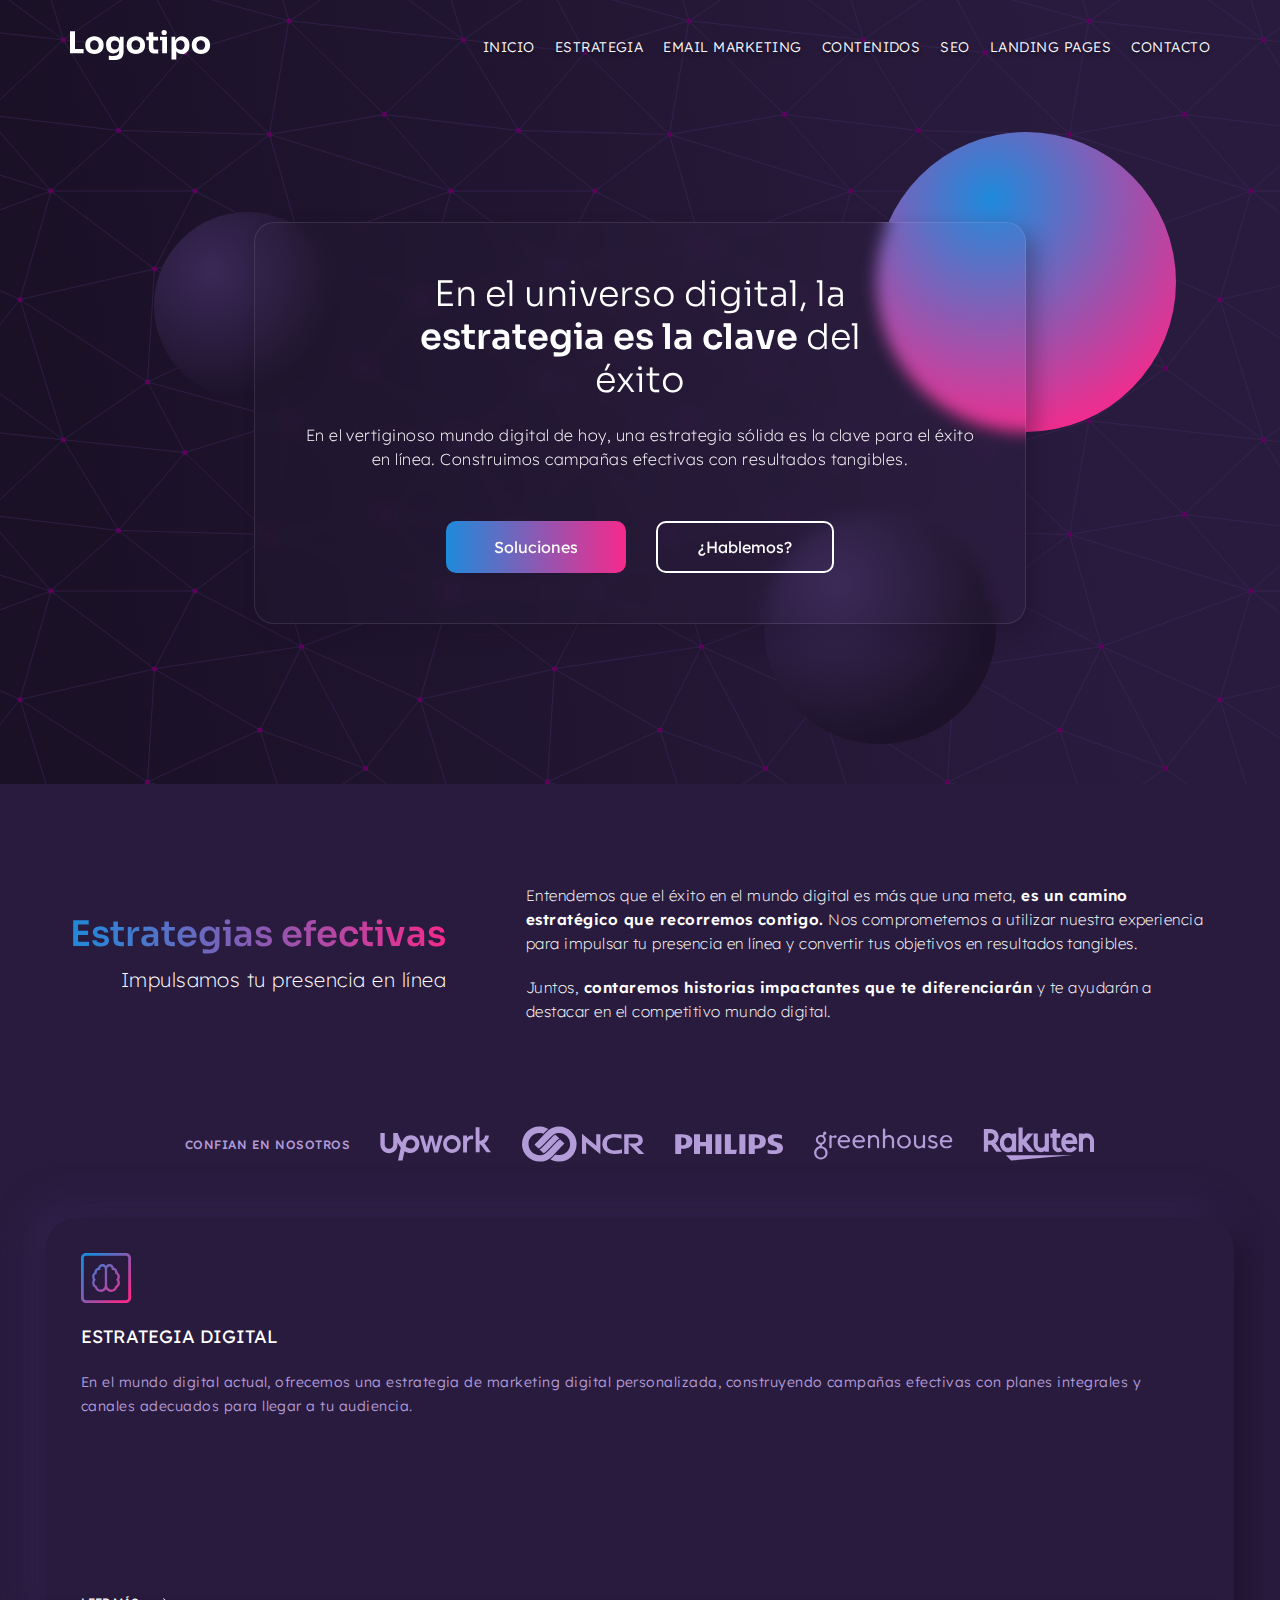
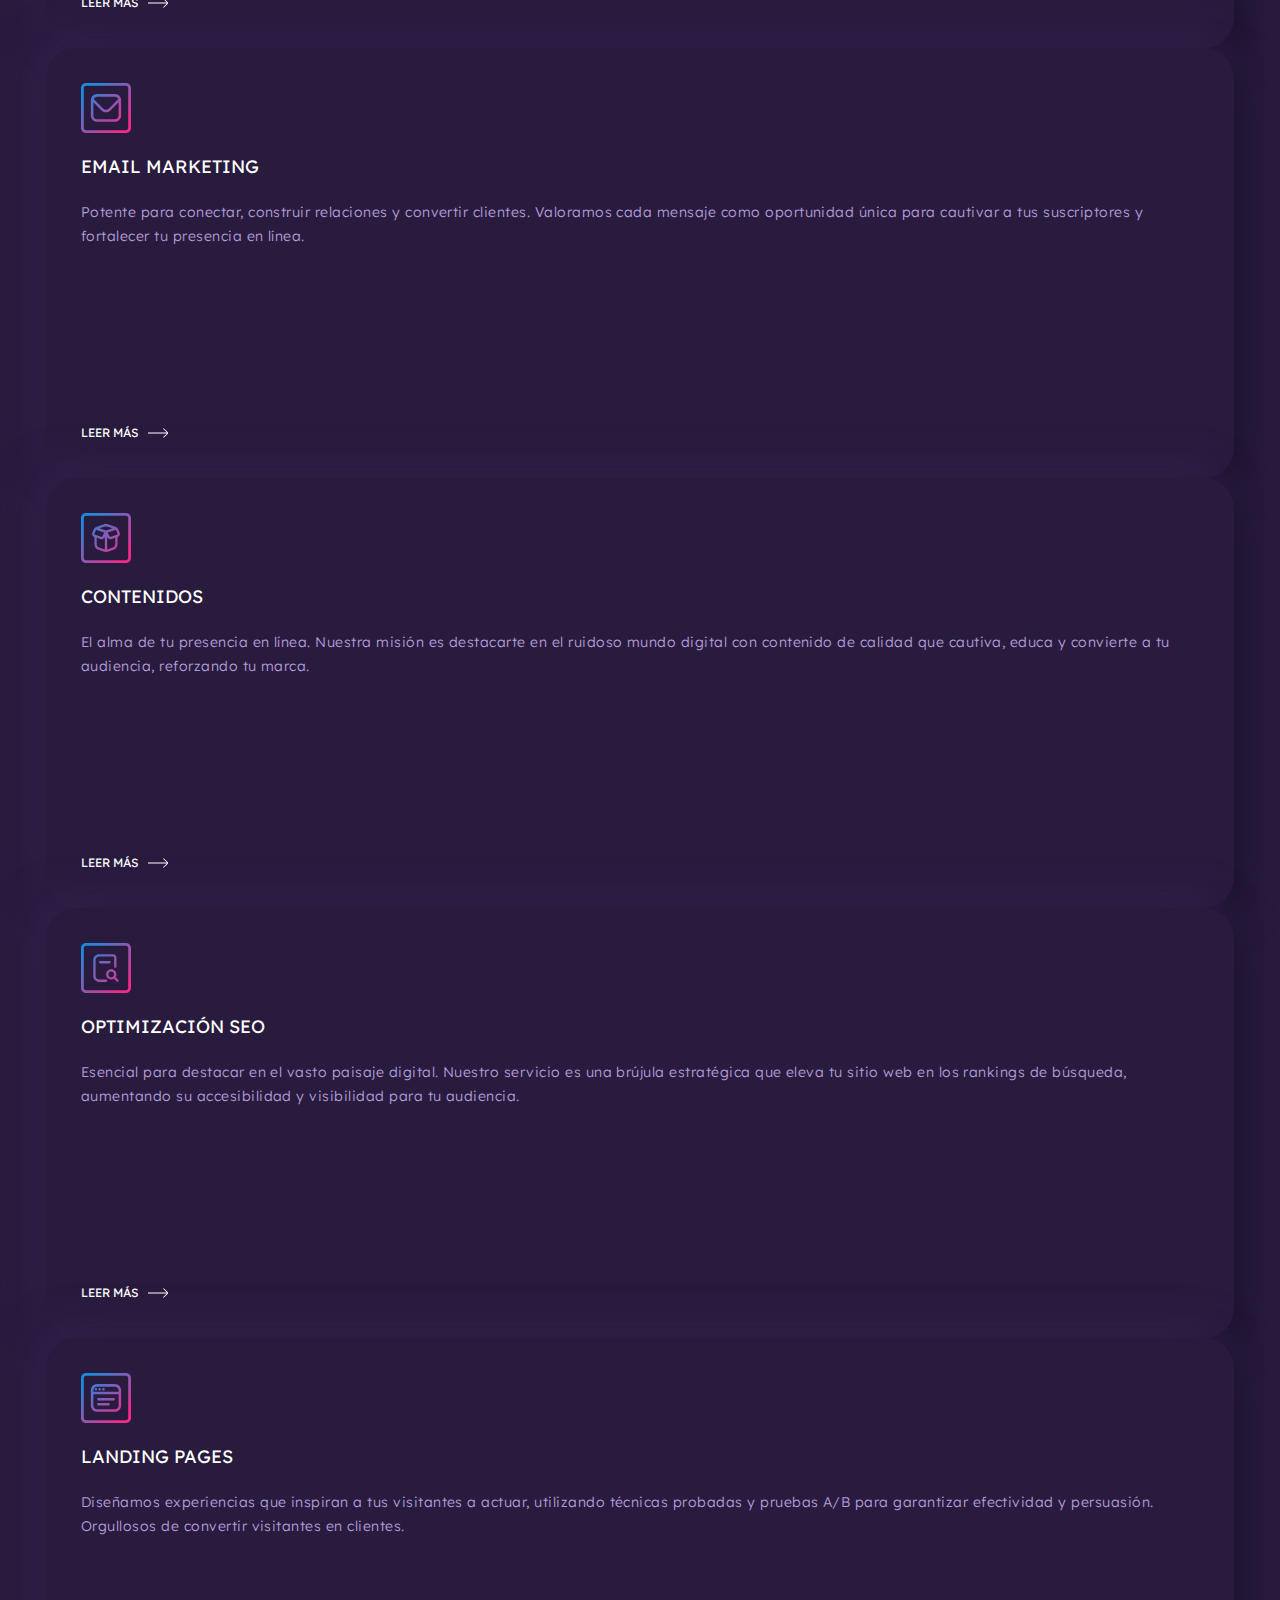
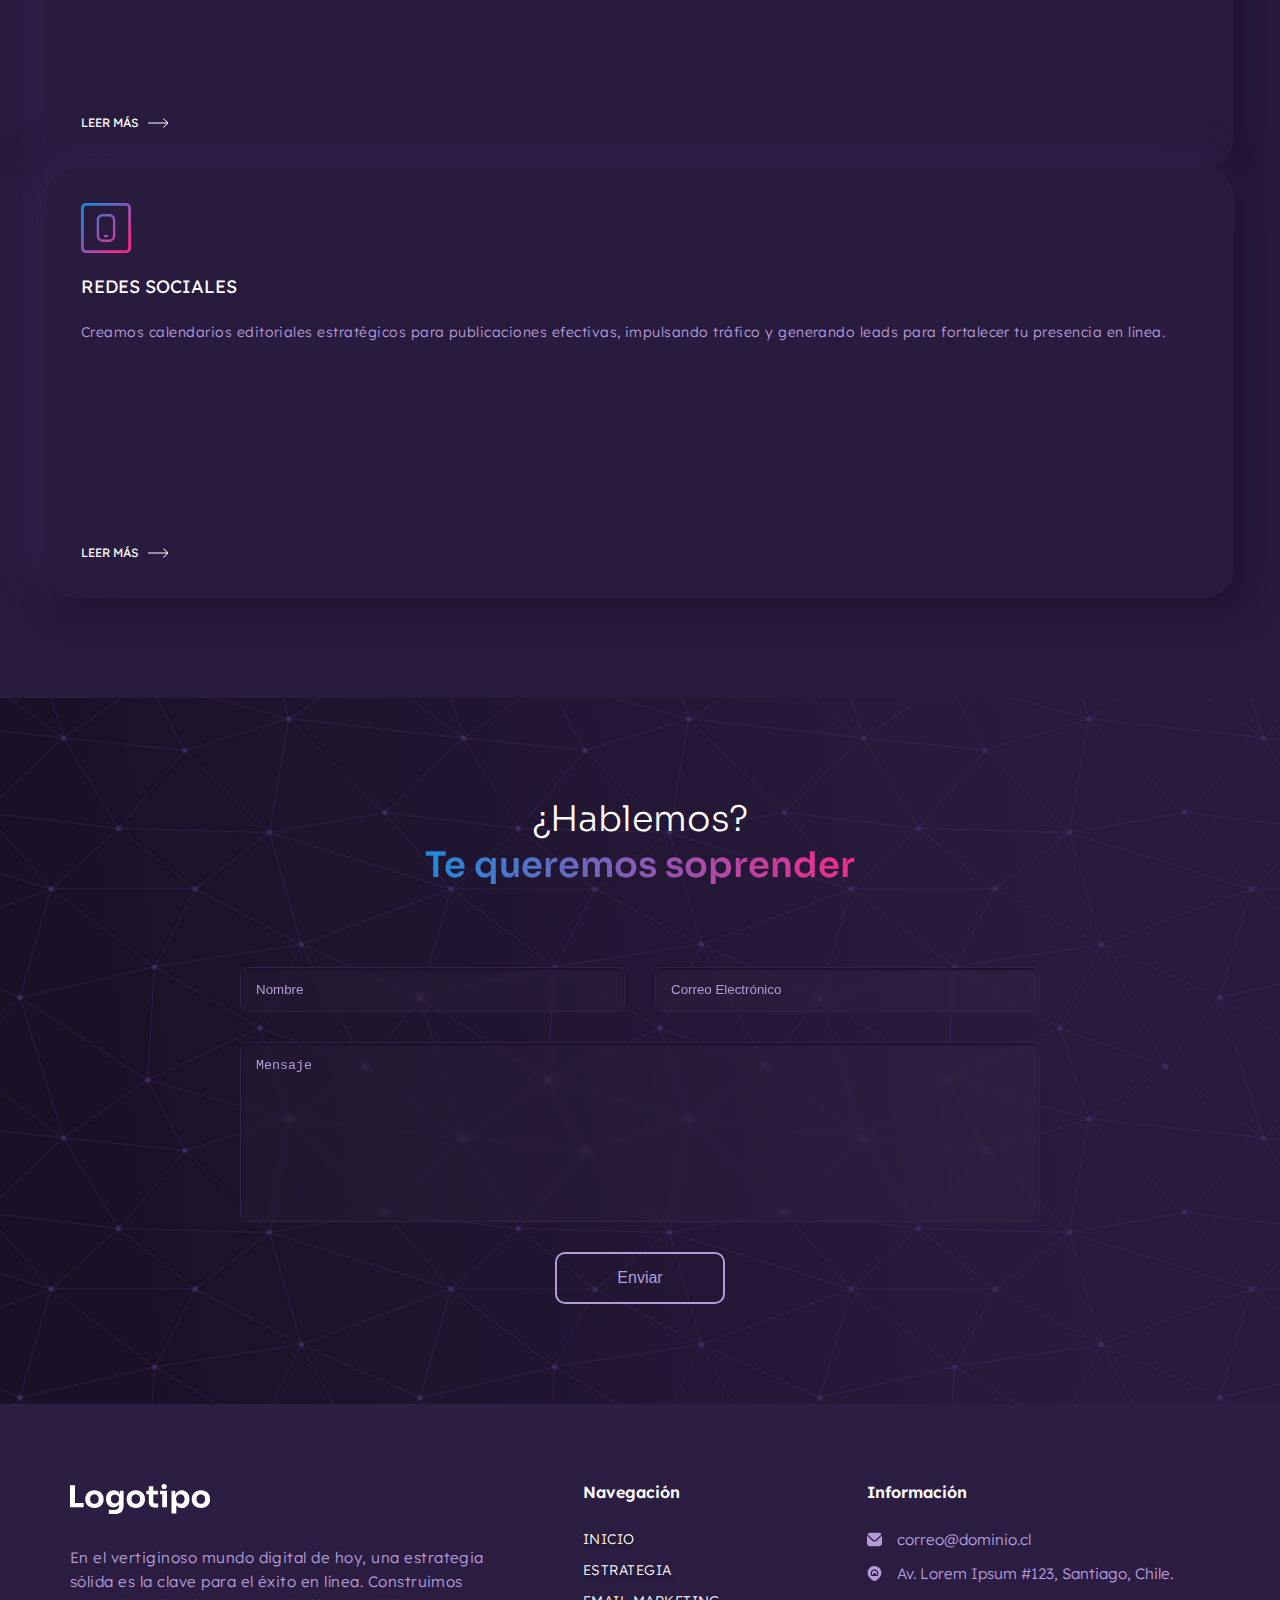
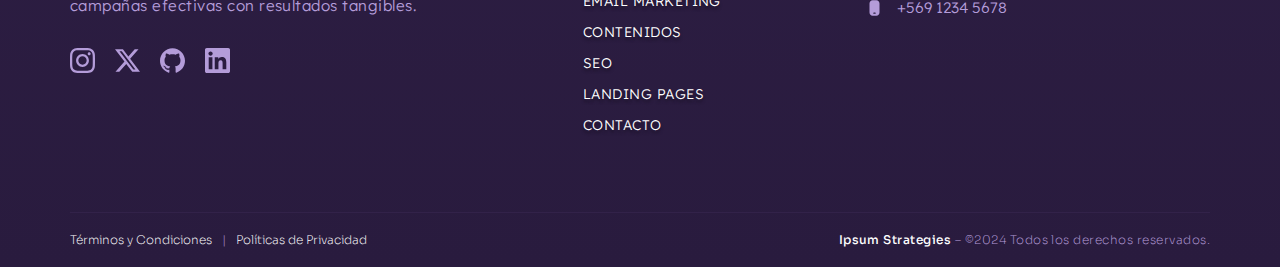
<file: index.html>
<!DOCTYPE html>
<html lang="es">

<head>
  <meta charset="UTF-8">
  <meta name="viewport" content="width=device-width, initial-scale=1.0">
  <title>Ipsum Strategies | Planning y comunicación digital</title>
  <meta name="description"
    content="En el vertiginoso mundo digital de hoy, una estrategia sólida es la clave para el éxito en línea. Construimos campañas efectivas con resultados tangibles.">
  <meta name="keywords" content="agencia digital, estrategia digital, email marketing, contenido, optimizacion seo, landing pages, contenido redes sociales">
  <link rel="icon" href="./img/favico.png" type="image/x-icon">
  <link rel="shortcut icon" href="./img/favico.png" type="image/x-icon">
  <!-- Bootstrap CDN -->
  <link href="https://cdn.jsdelivr.net/npm/bootstrap@5.3.2/dist/css/bootstrap.min.css" rel="stylesheet"
    integrity="sha384-T3c6CoIi6uLrA9TneNEoa7RxnatzjcDSCmG1MXxSR1GAsXEV/Dwwykc2MPK8M2HN" crossorigin="anonymous">
  <!-- CSS -->
  <link rel="stylesheet" href="./style/style.css">
</head>

<body>
  <header class="header-container">
    <div class="nav-container">
      <div class="logo-plus-hamburgeja">
        <a href="./index.html"><img class="logo-header" src="./img/logo-placeholder-w.svg" alt="logotipo ipsum strategies"></a>
        <button class="hamb-link" onclick="toggleNavBar(this)">
          <img class="hamburgeja-ico" src="./img/hamburgeja-ico.svg" alt="icono de abrir menu navegacion movil">
        </button>
        <script src="./scripts/navbar.js"></script>
      </div>
      <nav id="navbar-id" class="navbar-links-wrapper">
        <ul>
          <li><a href="./index.html">Inicio</a></li>
          <li><a href="./servicios/estrategia-digital.html">Estrategia</a></li>
          <li><a href="./servicios/email-marketing.html">Email Marketing</a></li>
          <li><a href="./servicios/contenidos.html">Contenidos</a></li>
          <li><a href="./servicios/seo.html">Seo</a></li>
          <li><a href="./servicios/landing-pages.html">Landing Pages</a></li>
          <li><a href="#contacto">Contacto</a></li>
        </ul>
      </nav>
    </div>
    <div class="hero-container">
      <div class="hero-position-wrapper">
        <div class="hero-wrapper">
          <div class="hero-subwrapper">
            <div class="hero-content">
              <h1 class="h1-index scale-in-center-a">En el universo digital, la <span>estrategia es la clave</span> del
                éxito</h1>
              <p class="p-hero scale-in-center-b">En el vertiginoso mundo digital de hoy, una estrategia sólida es la
                clave para el éxito
                en
                línea. Construimos campañas efectivas con resultados tangibles.</p>
            </div>
            <div class="buttons-hero-wrapper">
              <a href="#servicios" class="button-base button-gradient btn-gradient-effect slide-in-left">Soluciones</a>
              <a href="#contacto" class="button-base button-ghost slide-in-right">¿Hablemos?</a>
            </div>
          </div>
        </div>
        <img class="elipse-1" src="./img/elipse-1-c.svg" alt="esfera adorno en fondo 1">
        <img class="elipse-2" src="./img/elipse-2.svg" alt="esfera adorno en fondo 2">
        <img class="elipse-3" src="./img/elipse-3.svg" alt="esfera adorno en fondo 3">
      </div>
    </div>
  </header>
  <section class="container-basico basico-fix-bs-colindante">
    <section class="post-header">
      <div class="post-header-left">
        <h2 class="h2-post-header">Estrategias efectivas</h2>
        <p class="p-bajada-post-header">Impulsamos tu presencia en línea</p>
      </div>
      <div class="post-header-right">
        <p class="p-post-header">Entendemos que el éxito en el mundo digital es más que una meta, <span>es un camino
            estratégico que recorremos contigo.</span> Nos comprometemos a utilizar nuestra experiencia para impulsar tu
          presencia en línea y convertir tus objetivos en resultados tangibles.</p>
        <p class="p-post-header">Juntos, <span>contaremos historias impactantes que te diferenciarán</span> y te
          ayudarán a destacar en el competitivo mundo digital.</p>
      </div>
    </section>
    <section class="logos-grid">
      <div class="logos-grid-item">
        <p class="p-confian">Confian en nosotros</p>
      </div>
      <div class="logos-grid-item"><a href="https://www.upwork.com/"><img src="./img/upwork-logo.svg" alt="logo upwork"></a></div>
      <div class="logos-grid-item"><a href="https://www.ncr.com/"><img src="./img/ncr-logo.svg" alt="logo ncr"></a></div>
      <div class="logos-grid-item"><a href="https://www.philips.cl/"><img src="./img/philips-logo.svg" alt="logo philips"></a></div>
      <div class="logos-grid-item"><a href="https://www.greenhouse.com/"><img src="./img/greenhouse-logo.svg" alt="logo greenhouse"></a></div>
      <div class="logos-grid-item"><a href="https://www.rakuten.tv/es"><img src="./img/rakuten-logo.svg" alt="logo rakuten"></a></div>
    </section>
  </section>
  <main class="container-basico basico-fix-bs"> <!--Boostrap requerido para entrega-->
    <section id="servicios" class="services-grid row g-5">
      <div class="col-lg-4 col-md-6 bs-grid-item">
        <div class="services-grid-item">
          <div class="service-grid-item-superior">
            <img class="service-ico" src="./img/0-1-estrategia-ico.svg" alt="icono estrategia digital">
            <a href="./servicios/estrategia-digital.html" class="h3-link">
              <h3 class="h3-link-text">Estrategia Digital</h3>
            </a>
            <p class="p-cards">En el mundo digital actual, ofrecemos una estrategia de marketing digital personalizada,
              construyendo
              campañas efectivas con planes integrales y canales adecuados para llegar a tu audiencia.</p>
          </div>
          <a href="./servicios/estrategia-digital.html" class="leer-mas-link">
            Leer Más
            <img src="./img/arrow-right-white.svg" alt="flecha icono ingresar a servicio de estrategia digital">
          </a>
        </div>
      </div>
      <div class="col-lg-4 col-md-6 bs-grid-item">
        <div class="services-grid-item">
          <div class="service-grid-item-superior">
            <img class="service-ico" src="./img/0-2-email-ico.svg" alt="icono email marketing">
            <a href="./servicios/email-marketing.html" class="h3-link">
              <h3 class="h3-link-text">Email marketing</h3>
            </a>
            <p class="p-cards">Potente para conectar, construir relaciones y convertir clientes. Valoramos cada mensaje
              como
              oportunidad
              única para cautivar a tus suscriptores y fortalecer tu presencia en línea.</p>
          </div>
          <a href="./servicios/email-marketing.html" class="leer-mas-link">
            Leer Más
            <img src="./img/arrow-right-white.svg" alt="flecha icono ingresar a servicio de email marketing">
          </a>
        </div>
      </div>
      <div class="col-lg-4 col-md-6 bs-grid-item">
        <div class="services-grid-item">
          <div class="service-grid-item-superior">
            <img class="service-ico" src="./img/0-3-contenido-ico.svg" alt="icono contenidos">
            <a href="./servicios/contenidos.html" class="h3-link">
              <h3 class="h3-link-text">Contenidos</h3>
            </a>
            <p class="p-cards">El alma de tu presencia en línea. Nuestra misión es destacarte en el ruidoso mundo
              digital
              con contenido de
              calidad que cautiva, educa y convierte a tu audiencia, reforzando tu marca.</p>
          </div>
          <a href="./servicios/contenidos.html" class="leer-mas-link">
            Leer Más
            <img src="./img/arrow-right-white.svg" alt="flecha icono ingresar a servicio de contenidos">
          </a>
        </div>
      </div>
      <div class="col-lg-4 col-md-6 bs-grid-item">
        <div class="services-grid-item">
          <div class="service-grid-item-superior">
            <img class="service-ico" src="./img/0-4-seo-ico.svg" alt="icono seo">
            <a href="./servicios/seo.html" class="h3-link">
              <h3 class="h3-link-text">Optimización SEO</h3>
            </a>
            <p class="p-cards">Esencial para destacar en el vasto paisaje digital. Nuestro servicio es una brújula
              estratégica que eleva tu
              sitio web en los rankings de búsqueda, aumentando su accesibilidad y visibilidad para tu audiencia.</p>
          </div>
          <a href="./servicios/seo.html" class="leer-mas-link">
            Leer Más
            <img src="./img/arrow-right-white.svg" alt="flecha icono ingresar a servicio seo">
          </a>
        </div>
      </div>
      <div class="col-lg-4 col-md-6 bs-grid-item">
        <div class="services-grid-item">
          <div class="service-grid-item-superior">
            <img class="service-ico" src="./img/0-5-landings-ico.svg" alt="icono landing pages">
            <a href="./servicios/landing-pages.html" class="h3-link">
              <h3 class="h3-link-text">Landing pages</h3>
            </a>
            <p class="p-cards">Diseñamos experiencias que inspiran a tus visitantes a actuar, utilizando técnicas
              probadas
              y
              pruebas A/B
              para garantizar efectividad y persuasión. Orgullosos de convertir visitantes en clientes.</p>
          </div>
          <a href="./servicios/landing-pages.html" class="leer-mas-link">
            Leer Más
            <img src="./img/arrow-right-white.svg" alt="flecha icono ingresar a servicio de landing pages">
          </a>
        </div>
      </div>
      <div class="col-lg-4 col-md-6 bs-grid-item">
        <div class="services-grid-item">
          <div class="service-grid-item-superior">
            <img class="service-ico" src="./img/0-6-social-ico.svg" alt="icono redes sociales">
            <a href="./servicios/contenidos.html" class="h3-link">
              <h3 class="h3-link-text">Redes Sociales</h3>
            </a>
            <p class="p-cards">Creamos calendarios editoriales estratégicos para publicaciones efectivas, impulsando
              tráfico
              y generando
              leads para fortalecer tu presencia en línea.</p>
          </div>
          <a href="./servicios/contenidos.html" class="leer-mas-link">
            Leer Más
            <img src="./img/arrow-right-white.svg" alt="flecha icono ingresar a servicio de redes sociales">
          </a>
        </div>
      </div>
    </section>
  </main>
  <section id="contacto" class="form-container-bg">
    <div class="form-index-wrapper">
      <div class="form-index-title">
        <h2 class="h2-white">¿Hablemos?</h2>
        <h2 class="h2-post-header h2-form-index-title">Te queremos soprender</h2>
      </div>
      <div class="form-index-field-wrapper">
        <form action="javascript:void(0);">
          <label class="sr-nv" for="form-nombre">Nombre</label>
          <input type="text" id="form-nombre" name="nombre" placeholder="Nombre">
          <label class="sr-nv" for="form-correo">Email</label>
          <input type="text" id="form-correo" name="email" placeholder="Correo Electrónico">
          <label class="sr-nv" for="form-mensaje">Mensaje</label>
          <textarea id="form-mensaje" name="mensaje">Mensaje</textarea>
          <input type="submit" id="form-submit" value="Enviar">
        </form>
      </div>
    </div>
  </section>
  <footer class="footer-container">
    <section class="footer-wrapper">
      <div class="footer-grid">
        <div class="footer-grid-item">
          <a href="#"><img class="logo-header" src="./img/logo-placeholder-w.svg" alt="logotipo ipsum strategies"></a>
          <p class="p-footer ">En el vertiginoso mundo digital de hoy, una estrategia sólida es la clave para el éxito
            en línea. Construimos campañas efectivas con resultados tangibles.</p>
          <div class="rrss-icons">
            <a href="https://www.instagram.com/"><img class="rrss-ico" src="./img/instagram-ico.svg"
                alt="logo instagram"></a>
            <a href="https://twitter.com/home"><img class="rrss-ico" src="./img/x-ico.svg" alt="logo x"></a>
            <a href="https://github.com/"><img class="rrss-ico" src="./img/github-ico.svg" alt="logo github"></a>
            <a href="https://www.linkedin.com/"><img class="rrss-ico" src="./img/linkedin-ico.svg"
                alt="logo linkedin"></a>
          </div>
        </div>
        <div class="footer-grid-item">
          <h3 class="h3-footer-title">Navegación</h3>
          <ul class="menu-footer">
            <li><a href="./index.html">Inicio</a></li>
            <li><a href="./servicios/estrategia-digital.html">Estrategia</a></li>
            <li><a href="./servicios/email-marketing.html">Email Marketing</a></li>
            <li><a href="./servicios/contenidos.html">Contenidos</a></li>
            <li><a href="./servicios/seo.html">Seo</a></li>
            <li><a href="./servicios/landing-pages.html">Landing Pages</a></li>
            <li><a href="#contacto">Contacto</a></li>
          </ul>
        </div>
        <div class="footer-grid-item">
          <h3 class="h3-footer-title">Información</h3>
          <div class="menu-info">
            <a href="mailto:correo@dominio.cl" class="info-link"><img src="./img/f-email-ico.svg" alt="icono correo electronico">correo@dominio.cl</a>
            <a href="https://www.google.com/maps" class="info-link"><img src="./img/f-home-ico.svg" alt="icono direccion">Av. Lorem Ipsum
              #123, Santiago, Chile.</a>
            <a href="tel:+56912345678" class="info-link"><img src="./img/f-phone-ico.svg" alt="icono telefono">+569 1234 5678</a>
          </div>
        </div>
      </div>
    </section>
    <section class="sub-footer">
      <div class="sub-footer-links">
        <a href="#">Términos y Condiciones</a>
        <p>|</p><a href="#">Políticas de Privacidad</a>
      </div>
      <p><span>Ipsum Strategies</span> – ©2024 Todos los derechos reservados.</p>
    </section>
  </footer>
  <div class="back-top-wrapper" id="back-top-id">
    <button type="button" class="back-top">
      <img class="back-top-ico" src="./img/back-top.svg" alt="icono volver arriba">
    </button>
  </div>

  <script src="./scripts/back-top.js"></script>
  <!-- script bootstrap -->
  <script src="https://cdn.jsdelivr.net/npm/bootstrap@5.3.2/dist/js/bootstrap.bundle.min.js"
    integrity="sha384-C6RzsynM9kWDrMNeT87bh95OGNyZPhcTNXj1NW7RuBCsyN/o0jlpcV8Qyq46cDfL"
    crossorigin="anonymous"></script>
</body>

</html>
</file>
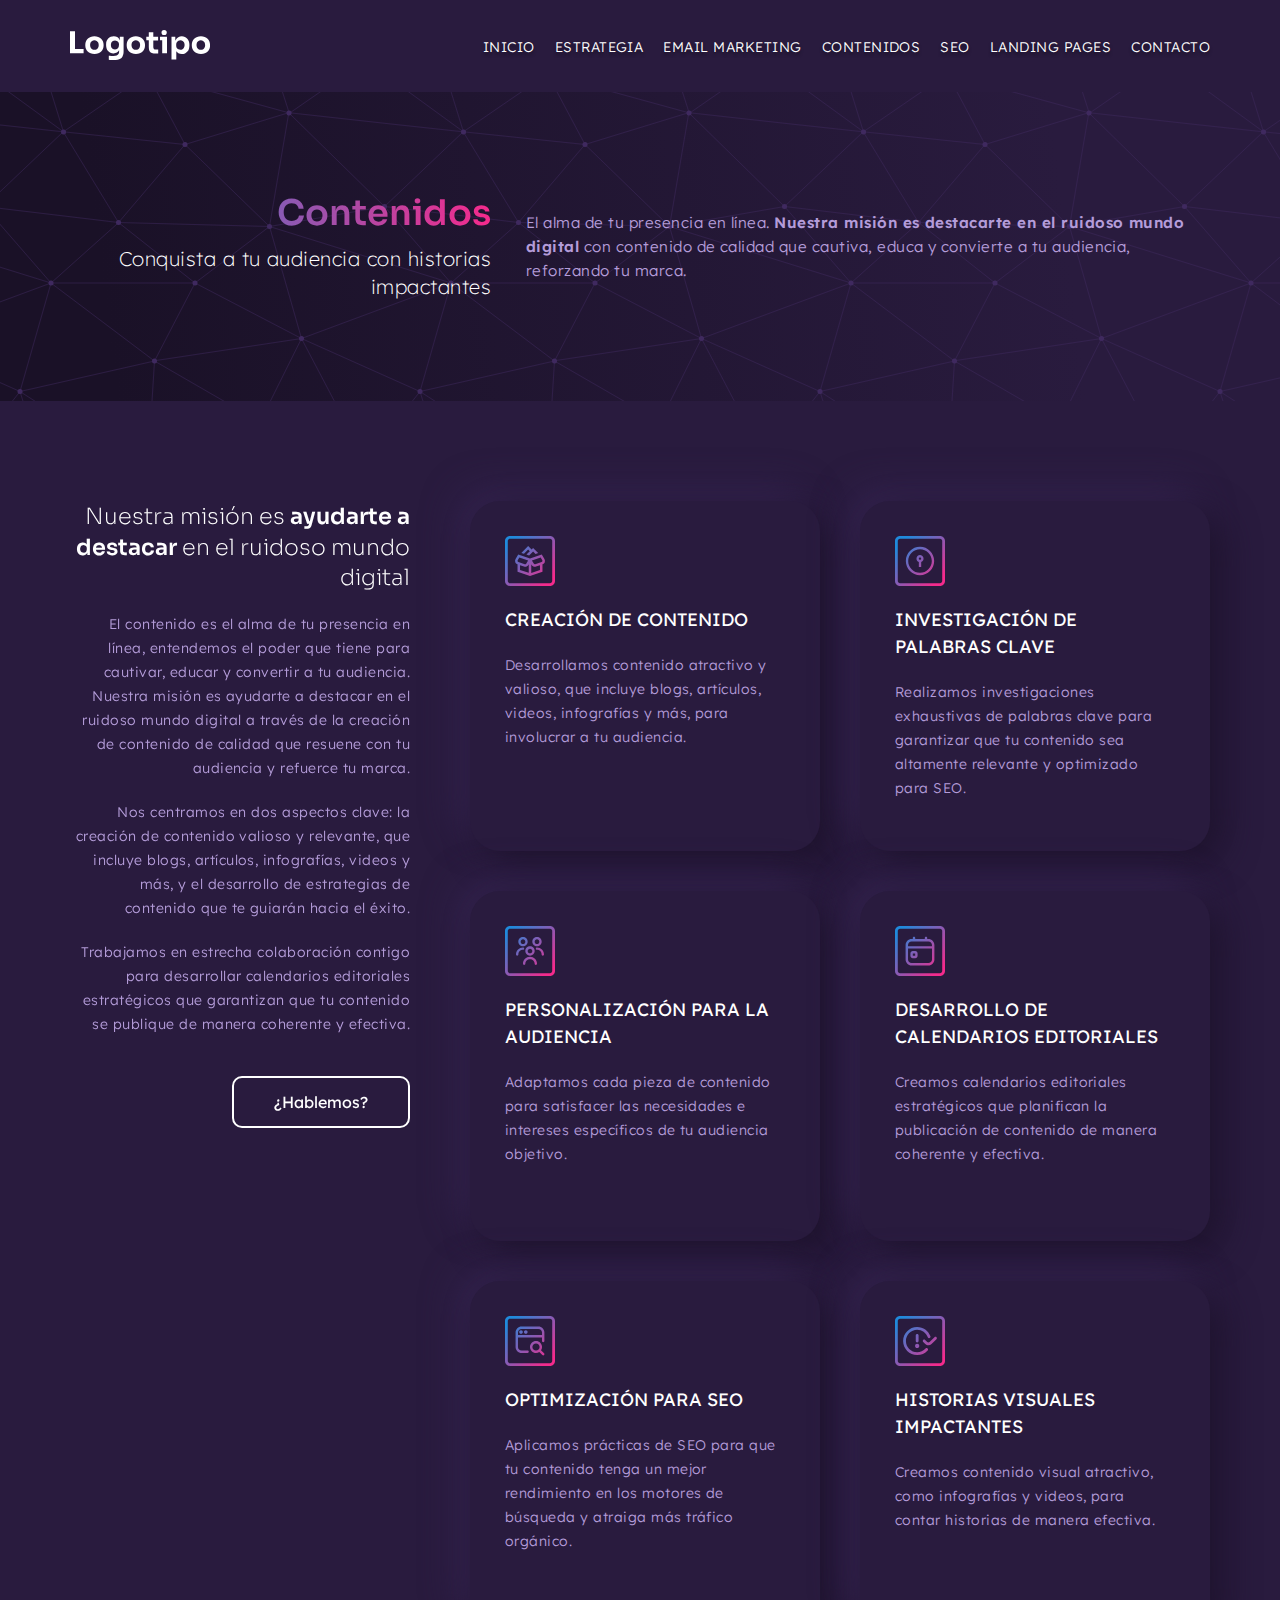
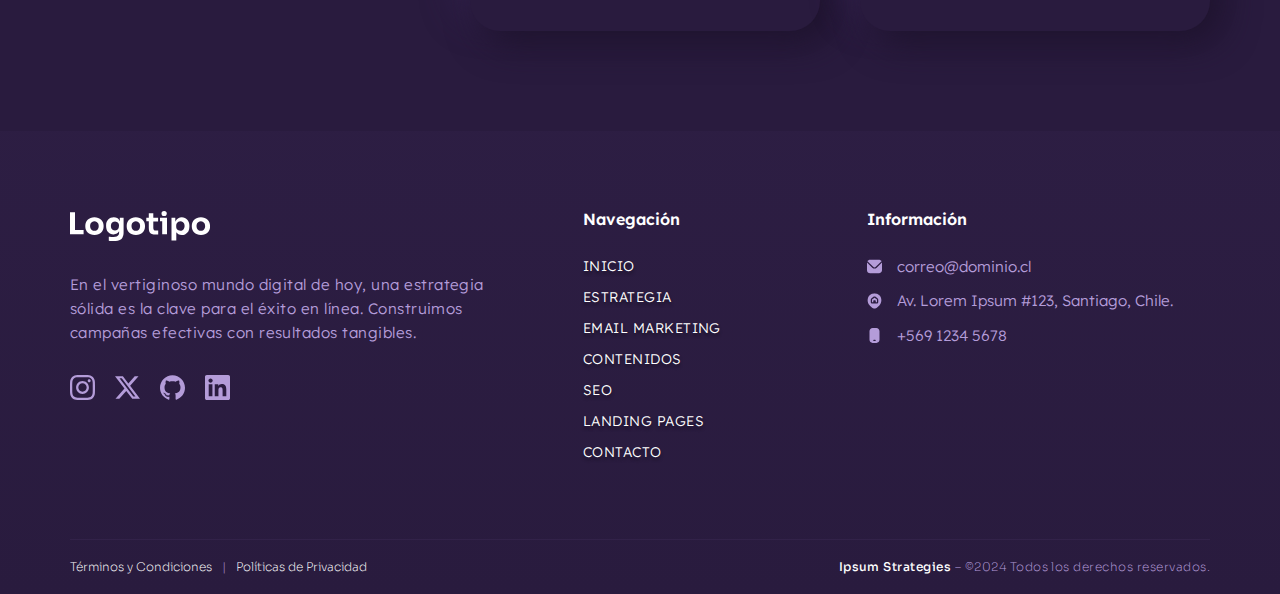
<file: servicios/contenidos.html>
<!DOCTYPE html>
<html lang="es">

<head>
  <meta charset="UTF-8">
  <meta name="viewport" content="width=device-width, initial-scale=1.0">
  <title>Contenidos | Ipsum Strategies</title>
  <meta name="description"
    content="Nuestra misión es destacarte en el ruidoso mundo digital con contenido de calidad que cautiva, educa y convierte a tu audiencia.">
  <meta name="keywords" content="creacion de contenido, investigacion de palabras clave, personalizacion para la audiencia, desarrollo de calendarios editoriales, optimizacion para seo, historias visuales impactantes">
  <link rel="icon" href="../img/favico.png" type="image/x-icon">
  <link rel="shortcut icon" href="../img/favico.png" type="image/x-icon">
  <!-- CSS -->
  <link rel="stylesheet" href="../style/style.css">
</head>

<div class="navbar-container-main">
  <div class="nav-container">
    <div class="logo-plus-hamburgeja">
      <a href="../index.html"><img class="logo-header" src="../img/logo-placeholder-w.svg" alt="logotipo ipsum strategies"></a>
      <button class="hamb-link" onclick="toggleNavBar(this)">
        <img class="hamburgeja-ico" src="../img/hamburgeja-ico.svg" alt="icono de abrir menu navegacion movil">
      </button>
      <script src="../scripts/navbar.js"></script>
    </div>
    <nav id="navbar-id" class="navbar-links-wrapper">
      <ul>
        <li><a href="../index.html">Inicio</a></li>
        <li><a href="./estrategia-digital.html">Estrategia</a></li>
        <li><a href="./email-marketing.html">Email Marketing</a></li>
        <li><a href="./contenidos.html">Contenidos</a></li>
        <li><a href="./seo.html">Seo</a></li>
        <li><a href="./landing-pages.html">Landing Pages</a></li>
        <li><a href="../index.html#contacto">Contacto</a></li>
      </ul>
    </nav>
  </div>
</div>
<header class="header-banner-bg-int">
  <div class="post-header">
    <div class="post-header-left">
      <h1 class="h1-internal scale-in-center-a">Contenidos</h1>
      <p class="p-bajada-post-header scale-in-center-b">Conquista a tu audiencia con historias impactantes</p>
    </div>
    <div class="post-header-right">
      <p class="p-post-header p-post-header-color slide-in-right">El alma de tu presencia en línea. <span>Nuestra misión
          es
          destacarte en
          el ruidoso mundo digital</span> con contenido de calidad que cautiva, educa y convierte a tu audiencia,
        reforzando tu
        marca.</p>
    </div>
  </div>
</header>
<main class="container-basico">
  <div class="services-grid-internal-main">
    <div class="services-grid-int-wrap-a">
      <div class="services-grid-int-riel">
        <div class="grid-internal-lateral-sticky">
          <div class="grid-internal-lateral-content-wrapper">
            <h2 class="h2-lateral-internal-title">Nuestra misión es <span>ayudarte a destacar</span> en el ruidoso mundo
              digital</h2>
            <p class="p-cards p-cards-lateral">El contenido es el alma de tu presencia en línea, entendemos el poder que
              tiene para cautivar, educar y convertir a tu audiencia. Nuestra misión es ayudarte a destacar en el
              ruidoso mundo digital a través de la creación de contenido de calidad que resuene con tu audiencia y
              refuerce tu marca.</p>
            <p class="p-cards p-cards-lateral">Nos centramos en dos aspectos clave: la creación de contenido valioso y
              relevante, que incluye blogs, artículos, infografías, videos y más, y el desarrollo de estrategias de
              contenido que te guiarán hacia el éxito.</p>
            <p class="p-cards p-cards-lateral">Trabajamos en estrecha colaboración contigo para desarrollar calendarios
              editoriales estratégicos que garantizan que tu contenido se publique de manera coherente y efectiva.</p>
          </div>
          <a href="../index.html#contacto" class="button-base button-ghost">¿Hablemos?</a>
        </div>
      </div>
    </div>
    <div class="services-grid-int-wrap-b">
      <div class="grid-int-content-wrap">
        <div class="services-grid-item services-grid-internal-item">
          <div class="service-grid-item-superior">
            <img class="service-ico" src="../img/3-1-contenido-ico.svg" alt="icono creacion de contenido">
            <h3>Creación de Contenido</h3>
            <p class="p-cards">Desarrollamos contenido atractivo y valioso, que incluye blogs, artículos, videos,
              infografías y más, para involucrar a tu audiencia.</p>
          </div>
        </div>
        <div class="services-grid-item services-grid-internal-item">
          <div class="service-grid-item-superior">
            <img class="service-ico" src="../img/3-2-keyword-ico.svg" alt="icono investigacion de palabras clave">
            <h3>Investigación de Palabras Clave</h3>
            <p class="p-cards">Realizamos investigaciones exhaustivas de palabras clave para garantizar que tu contenido
              sea altamente relevante y optimizado para SEO.</p>
          </div>
        </div>
        <div class="services-grid-item services-grid-internal-item">
          <div class="service-grid-item-superior">
            <img class="service-ico" src="../img/3-3-audiencia-ico.svg" alt="icono personalizacion audiencia">
            <h3>Personalización para la Audiencia</h3>
            <p class="p-cards">Adaptamos cada pieza de contenido para satisfacer las necesidades e intereses específicos
              de tu audiencia objetivo.</p>
          </div>
        </div>
        <div class="services-grid-item services-grid-internal-item">
          <div class="service-grid-item-superior">
            <img class="service-ico" src="../img/3-4-calendario-ico.svg"
              alt="icono desarrollo de calendarios editoriales">
            <h3>Desarrollo de Calendarios Editoriales</h3>
            <p class="p-cards">Creamos calendarios editoriales estratégicos que planifican la publicación de contenido
              de manera coherente y efectiva.</p>
          </div>
        </div>
        <div class="services-grid-item services-grid-internal-item">
          <div class="service-grid-item-superior">
            <img class="service-ico" src="../img/3-5-seo-ico.svg" alt="icono optimizacion para seo">
            <h3>Optimización para SEO</h3>
            <p class="p-cards">Aplicamos prácticas de SEO para que tu contenido tenga un mejor rendimiento en los
              motores de búsqueda y atraiga más tráfico orgánico.</p>
          </div>
        </div>
        <div class="services-grid-item services-grid-internal-item">
          <div class="service-grid-item-superior">
            <img class="service-ico" src="../img/3-6-impacto-ico.svg" alt="icono historias visuales impactantes">
            <h3>Historias Visuales Impactantes</h3>
            <p class="p-cards">Creamos contenido visual atractivo, como infografías y videos, para contar historias de
              manera efectiva.</p>
          </div>
        </div>
      </div>
    </div>
  </div>
</main>
<footer class="footer-container">
  <section class="footer-wrapper">
    <div class="footer-grid">
      <div class="footer-grid-item">
        <a href="#"><img class="logo-header" src="../img/logo-placeholder-w.svg" alt="logotipo ipsum strategies"></a>
        <p class="p-footer ">En el vertiginoso mundo digital de hoy, una estrategia sólida es la clave para el éxito en línea. Construimos campañas efectivas con resultados tangibles.</p>
        <div class="rrss-icons">
          <a href="https://www.instagram.com/"><img class="rrss-ico" src="../img/instagram-ico.svg" alt="logo instagram"></a>
          <a href="https://twitter.com/home"><img class="rrss-ico" src="../img/x-ico.svg" alt="logo x"></a>
          <a href="https://github.com/"><img class="rrss-ico" src="../img/github-ico.svg" alt="logo github"></a>
          <a href="https://www.linkedin.com/"><img class="rrss-ico" src="../img/linkedin-ico.svg" alt="logo linkedin"></a>
        </div>
      </div>
      <div class="footer-grid-item">
        <h4>Navegación</h4>
        <ul class="menu-footer">
          <li><a href="../index.html">Inicio</a></li>
          <li><a href="./estrategia-digital.html">Estrategia</a></li>
          <li><a href="./email-marketing.html">Email Marketing</a></li>
          <li><a href="./contenidos.html">Contenidos</a></li>
          <li><a href="./seo.html">Seo</a></li>
          <li><a href="./landing-pages.html">Landing Pages</a></li>
          <li><a href="../index.html#contacto">Contacto</a></li>
        </ul>
      </div>
      <div class="footer-grid-item">
        <h4>Información</h4>
        <div class="menu-info">
          <a href="mailto:correo@dominio.cl" class="info-link"><img src="../img/f-email-ico.svg" alt="icono correo electronico">correo@dominio.cl</a>
          <a href="https://www.google.com/maps" class="info-link"><img src="../img/f-home-ico.svg" alt="icono direccion">Av. Lorem Ipsum
            #123, Santiago, Chile.</a>
          <a href="tel:+56912345678" class="info-link"><img src="../img/f-phone-ico.svg" alt="icono telefono">+569 1234 5678</a>
        </div>
      </div>
    </div>
  </section>
  <section class="sub-footer">
    <div class="sub-footer-links">
      <a href="#">Términos y Condiciones</a>
      <p>|</p><a href="#">Políticas de Privacidad</a>
    </div>
    <p><span>Ipsum Strategies</span> – ©2024 Todos los derechos reservados.</p>
  </section>
</footer>
<div class="back-top-wrapper" id="back-top-id">
  <button type="button" class="back-top">
    <img class="back-top-ico" src="../img/back-top.svg" alt="icono volver arriba">
  </button>
</div>
<script src="../scripts/back-top.js"></script>

</html>
</file>
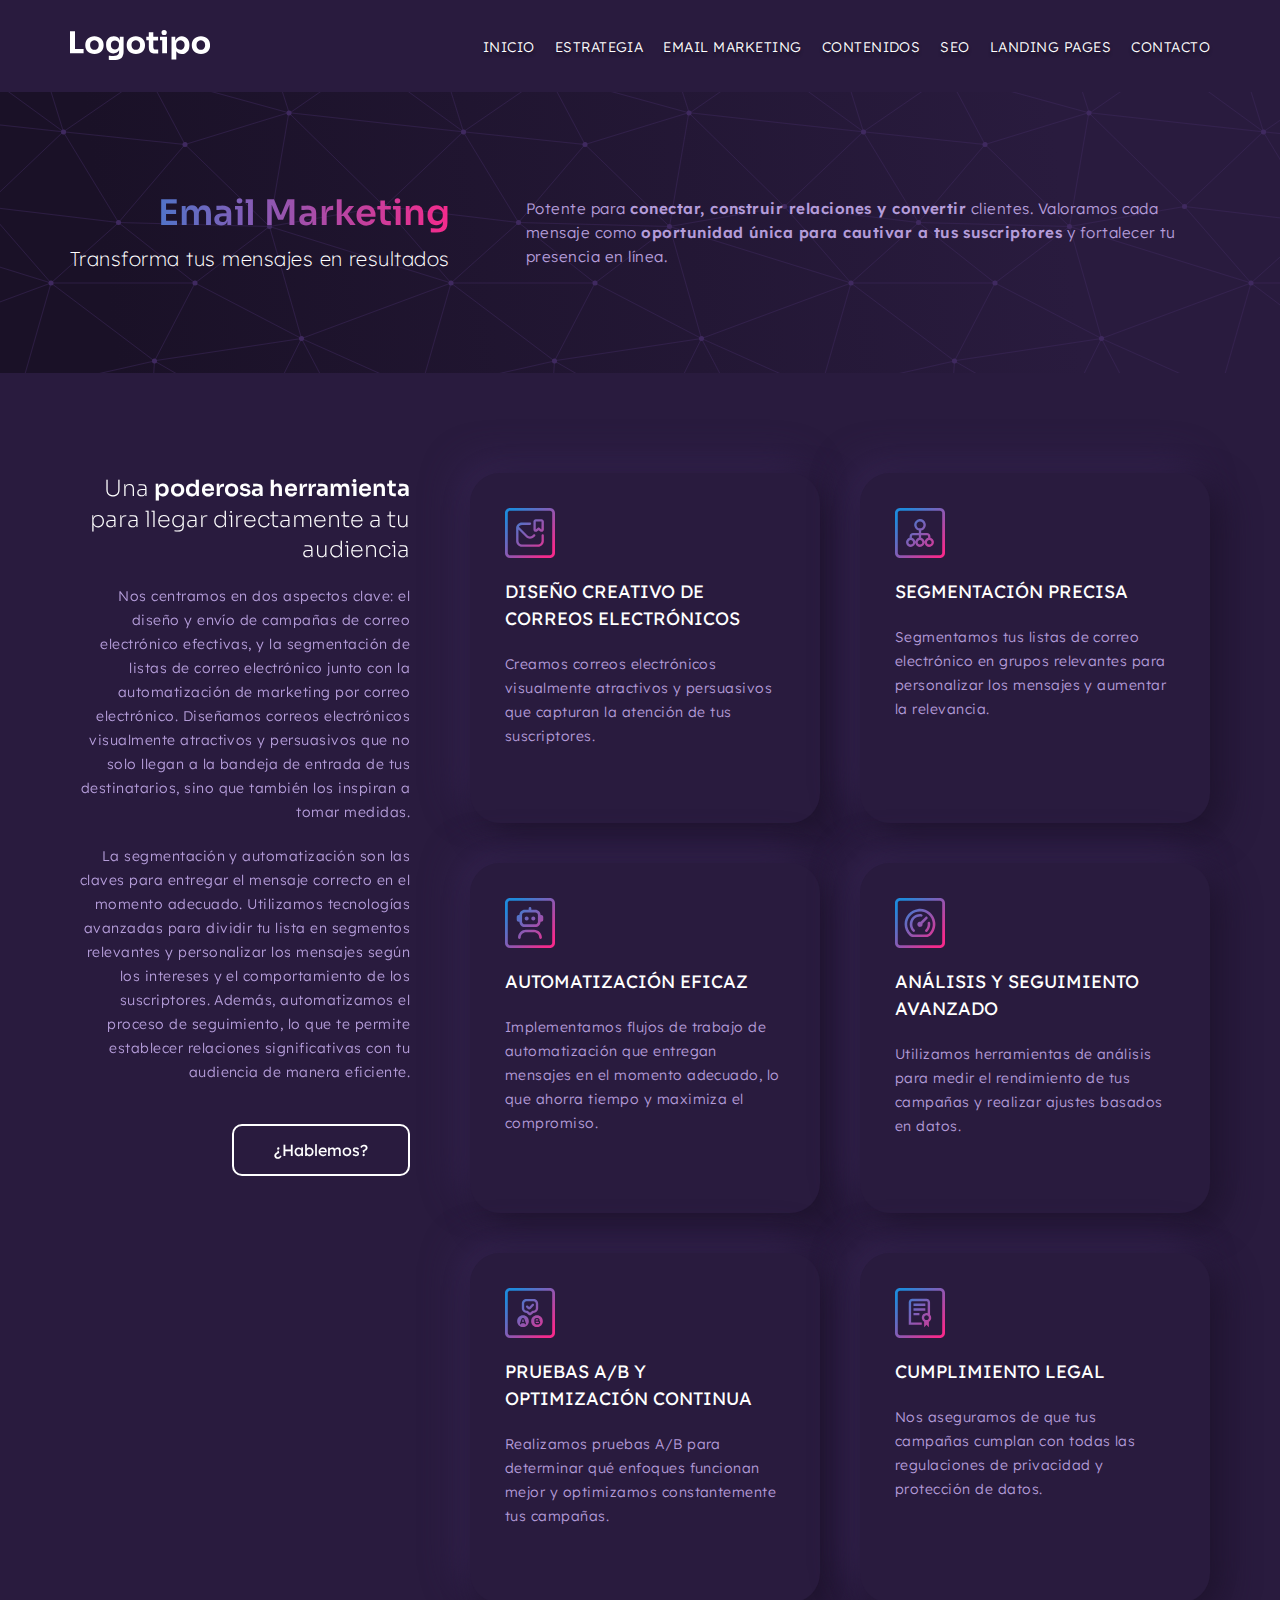
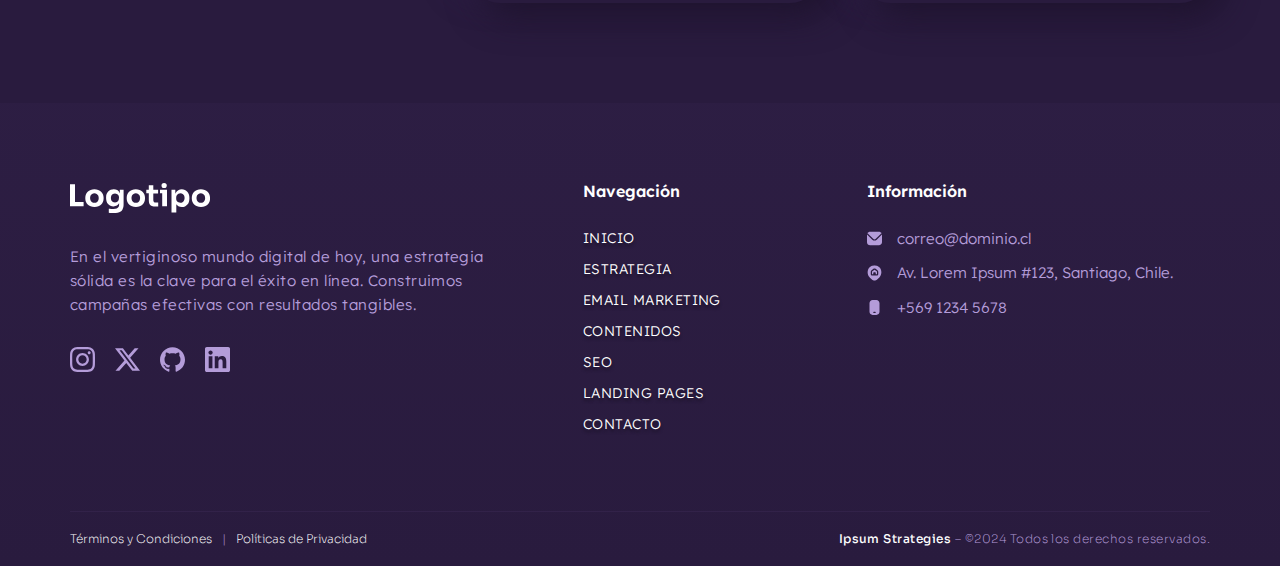
<file: servicios/email-marketing.html>
<!DOCTYPE html>
<html lang="es">

<head>
  <meta charset="UTF-8">
  <meta name="viewport" content="width=device-width, initial-scale=1.0">
  <title>Email Marketing | Ipsum Strategies</title>
  <meta name="description"
    content="Valoramos cada mensaje como oportunidad única para cautivar a tus suscriptores y fortalecer tu presencia en línea.">
  <meta name="keywords" content="diseño de correos electronicos, segmentacion precisa, automatizacion eficaz, analisis y seguimiento avanzado, pruebas a/b, cumplimiento legal">
  <link rel="icon" href="../img/favico.png" type="image/x-icon">
  <link rel="shortcut icon" href="../img/favico.png" type="image/x-icon">
  <!-- CSS -->
  <link rel="stylesheet" href="../style/style.css">
</head>

<div class="navbar-container-main">
  <div class="nav-container">
    <div class="logo-plus-hamburgeja">
      <a href="../index.html"><img class="logo-header" src="../img/logo-placeholder-w.svg" alt="logotipo ipsum strategies"></a>
      <button class="hamb-link" onclick="toggleNavBar(this)">
        <img class="hamburgeja-ico" src="../img/hamburgeja-ico.svg" alt="icono de abrir menu navegacion movil">
      </button>
      <script src="../scripts/navbar.js"></script>
    </div>
    <nav id="navbar-id" class="navbar-links-wrapper">
      <ul>
        <li><a href="../index.html">Inicio</a></li>
        <li><a href="./estrategia-digital.html">Estrategia</a></li>
        <li><a href="./email-marketing.html">Email Marketing</a></li>
        <li><a href="./contenidos.html">Contenidos</a></li>
        <li><a href="./seo.html">Seo</a></li>
        <li><a href="./landing-pages.html">Landing Pages</a></li>
        <li><a href="../index.html#contacto">Contacto</a></li>
      </ul>
    </nav>
  </div>
</div>
<header class="header-banner-bg-int">
  <div class="post-header">
    <div class="post-header-left">
      <h1 class="h1-internal scale-in-center-a">Email Marketing</h1>
      <p class="p-bajada-post-header scale-in-center-b">Transforma tus mensajes en resultados</p>
    </div>
    <div class="post-header-right">
      <p class="p-post-header p-post-header-color slide-in-right">Potente para <span>conectar, construir relaciones y
          convertir</span> clientes. Valoramos cada mensaje como <span>oportunidad única para cautivar a tus
          suscriptores</span> y fortalecer tu presencia en línea.</p>
    </div>
  </div>
</header>
<main class="container-basico">
  <div class="services-grid-internal-main">
    <div class="services-grid-int-wrap-a">
      <div class="services-grid-int-riel">
        <div class="grid-internal-lateral-sticky">
          <div class="grid-internal-lateral-content-wrapper">
            <h2 class="h2-lateral-internal-title">Una <span>poderosa herramienta</span> para llegar directamente a tu
              audiencia</h2>
            <p class="p-cards p-cards-lateral">Nos centramos en dos aspectos clave: el diseño y envío de campañas de
              correo electrónico efectivas, y la segmentación de listas de correo electrónico junto con la
              automatización de marketing por correo electrónico. Diseñamos correos electrónicos visualmente atractivos
              y persuasivos que no solo llegan a la bandeja de entrada de tus destinatarios, sino que también los
              inspiran a tomar medidas.</p>
            <p class="p-cards p-cards-lateral">La segmentación y automatización son las claves para entregar el mensaje
              correcto en el momento adecuado. Utilizamos tecnologías avanzadas para dividir tu lista en segmentos
              relevantes y personalizar los mensajes según los intereses y el comportamiento de los suscriptores.
              Además, automatizamos el proceso de seguimiento, lo que te permite establecer relaciones significativas
              con tu audiencia de manera eficiente.</p>
          </div>
          <a href="../index.html#contacto" class="button-base button-ghost">¿Hablemos?</a>
        </div>
      </div>
    </div>
    <div class="services-grid-int-wrap-b">
      <div class="grid-int-content-wrap">
        <div class="services-grid-item services-grid-internal-item">
          <div class="service-grid-item-superior">
            <img class="service-ico" src="../img/2-1-diseno-email-ico.svg" alt="icono diseño creativo">
            <h3>Diseño Creativo de Correos Electrónicos</h3>
            <p class="p-cards">Creamos correos electrónicos visualmente atractivos y persuasivos que capturan la
              atención de tus suscriptores.</p>
          </div>
        </div>
        <div class="services-grid-item services-grid-internal-item">
          <div class="service-grid-item-superior">
            <img class="service-ico" src="../img/2-2-segmentacion-ico.svg" alt="icono segmentacion precisa">
            <h3>Segmentación Precisa</h3>
            <p class="p-cards">Segmentamos tus listas de correo electrónico en grupos relevantes para personalizar los
              mensajes y aumentar la relevancia.</p>
          </div>
        </div>
        <div class="services-grid-item services-grid-internal-item">
          <div class="service-grid-item-superior">
            <img class="service-ico" src="../img/2-3-automatizacion-ico.svg" alt="icono automatizacion eficaz">
            <h3>Automatización Eficaz</h3>
            <p class="p-cards">Implementamos flujos de trabajo de automatización que entregan mensajes en el momento
              adecuado, lo que ahorra tiempo y maximiza el compromiso.</p>
          </div>
        </div>
        <div class="services-grid-item services-grid-internal-item">
          <div class="service-grid-item-superior">
            <img class="service-ico" src="../img/2-4-analisis-ico.svg" alt="icono analisis seguimiento avanzado">
            <h3>Análisis y Seguimiento Avanzado</h3>
            <p class="p-cards">Utilizamos herramientas de análisis para medir el rendimiento de tus campañas y realizar
              ajustes basados en datos.</p>
          </div>
        </div>
        <div class="services-grid-item services-grid-internal-item">
          <div class="service-grid-item-superior">
            <img class="service-ico" src="../img/2-5-a-b-ico.svg" alt="icono pruebas a/b y optimizacion">
            <h3>Pruebas A/B y Optimización Continua</h3>
            <p class="p-cards">Realizamos pruebas A/B para determinar qué enfoques funcionan mejor y optimizamos
              constantemente tus campañas.</p>
          </div>
        </div>
        <div class="services-grid-item services-grid-internal-item">
          <div class="service-grid-item-superior">
            <img class="service-ico" src="../img/2-6-legal-ico.svg" alt="icono cumplimiento legal">
            <h3>Cumplimiento Legal</h3>
            <p class="p-cards">Nos aseguramos de que tus campañas cumplan con todas las regulaciones de privacidad y
              protección de datos.</p>
          </div>
        </div>
      </div>
    </div>
  </div>
</main>
<footer class="footer-container">
  <section class="footer-wrapper">
    <div class="footer-grid">
      <div class="footer-grid-item">
        <a href="#"><img class="logo-header" src="../img/logo-placeholder-w.svg" alt="logotipo ipsum strategies"></a>
        <p class="p-footer ">En el vertiginoso mundo digital de hoy, una estrategia sólida es la clave para el éxito en línea. Construimos campañas efectivas con resultados tangibles.</p>
        <div class="rrss-icons">
          <a href="https://www.instagram.com/"><img class="rrss-ico" src="../img/instagram-ico.svg" alt="logo instagram"></a>
          <a href="https://twitter.com/home"><img class="rrss-ico" src="../img/x-ico.svg" alt="logo x"></a>
          <a href="https://github.com/"><img class="rrss-ico" src="../img/github-ico.svg" alt="logo github"></a>
          <a href="https://www.linkedin.com/"><img class="rrss-ico" src="../img/linkedin-ico.svg" alt="logo linkedin"></a>
        </div>
      </div>
      <div class="footer-grid-item">
        <h4>Navegación</h4>
        <ul class="menu-footer">
          <li><a href="../index.html">Inicio</a></li>
          <li><a href="./estrategia-digital.html">Estrategia</a></li>
          <li><a href="./email-marketing.html">Email Marketing</a></li>
          <li><a href="./contenidos.html">Contenidos</a></li>
          <li><a href="./seo.html">Seo</a></li>
          <li><a href="./landing-pages.html">Landing Pages</a></li>
          <li><a href="../index.html#contacto">Contacto</a></li>
        </ul>
      </div>
      <div class="footer-grid-item">
        <h4>Información</h4>
        <div class="menu-info">
          <a href="mailto:correo@dominio.cl" class="info-link"><img src="../img/f-email-ico.svg" alt="icono correo electronico">correo@dominio.cl</a>
          <a href="https://www.google.com/maps" class="info-link"><img src="../img/f-home-ico.svg" alt="icono direccion">Av. Lorem Ipsum
            #123, Santiago, Chile.</a>
          <a href="tel:+56912345678" class="info-link"><img src="../img/f-phone-ico.svg" alt="icono telefono">+569 1234 5678</a>
        </div>
      </div>
    </div>
  </section>
  <section class="sub-footer">
    <div class="sub-footer-links">
      <a href="#">Términos y Condiciones</a>
      <p>|</p><a href="#">Políticas de Privacidad</a>
    </div>
    <p><span>Ipsum Strategies</span> – ©2024 Todos los derechos reservados.</p>
  </section>
</footer>
<div class="back-top-wrapper" id="back-top-id">
  <button type="button" class="back-top">
    <img class="back-top-ico" src="../img/back-top.svg" alt="icono volver arriba">
  </button>
</div>
<script src="../scripts/back-top.js"></script>

</html>
</file>
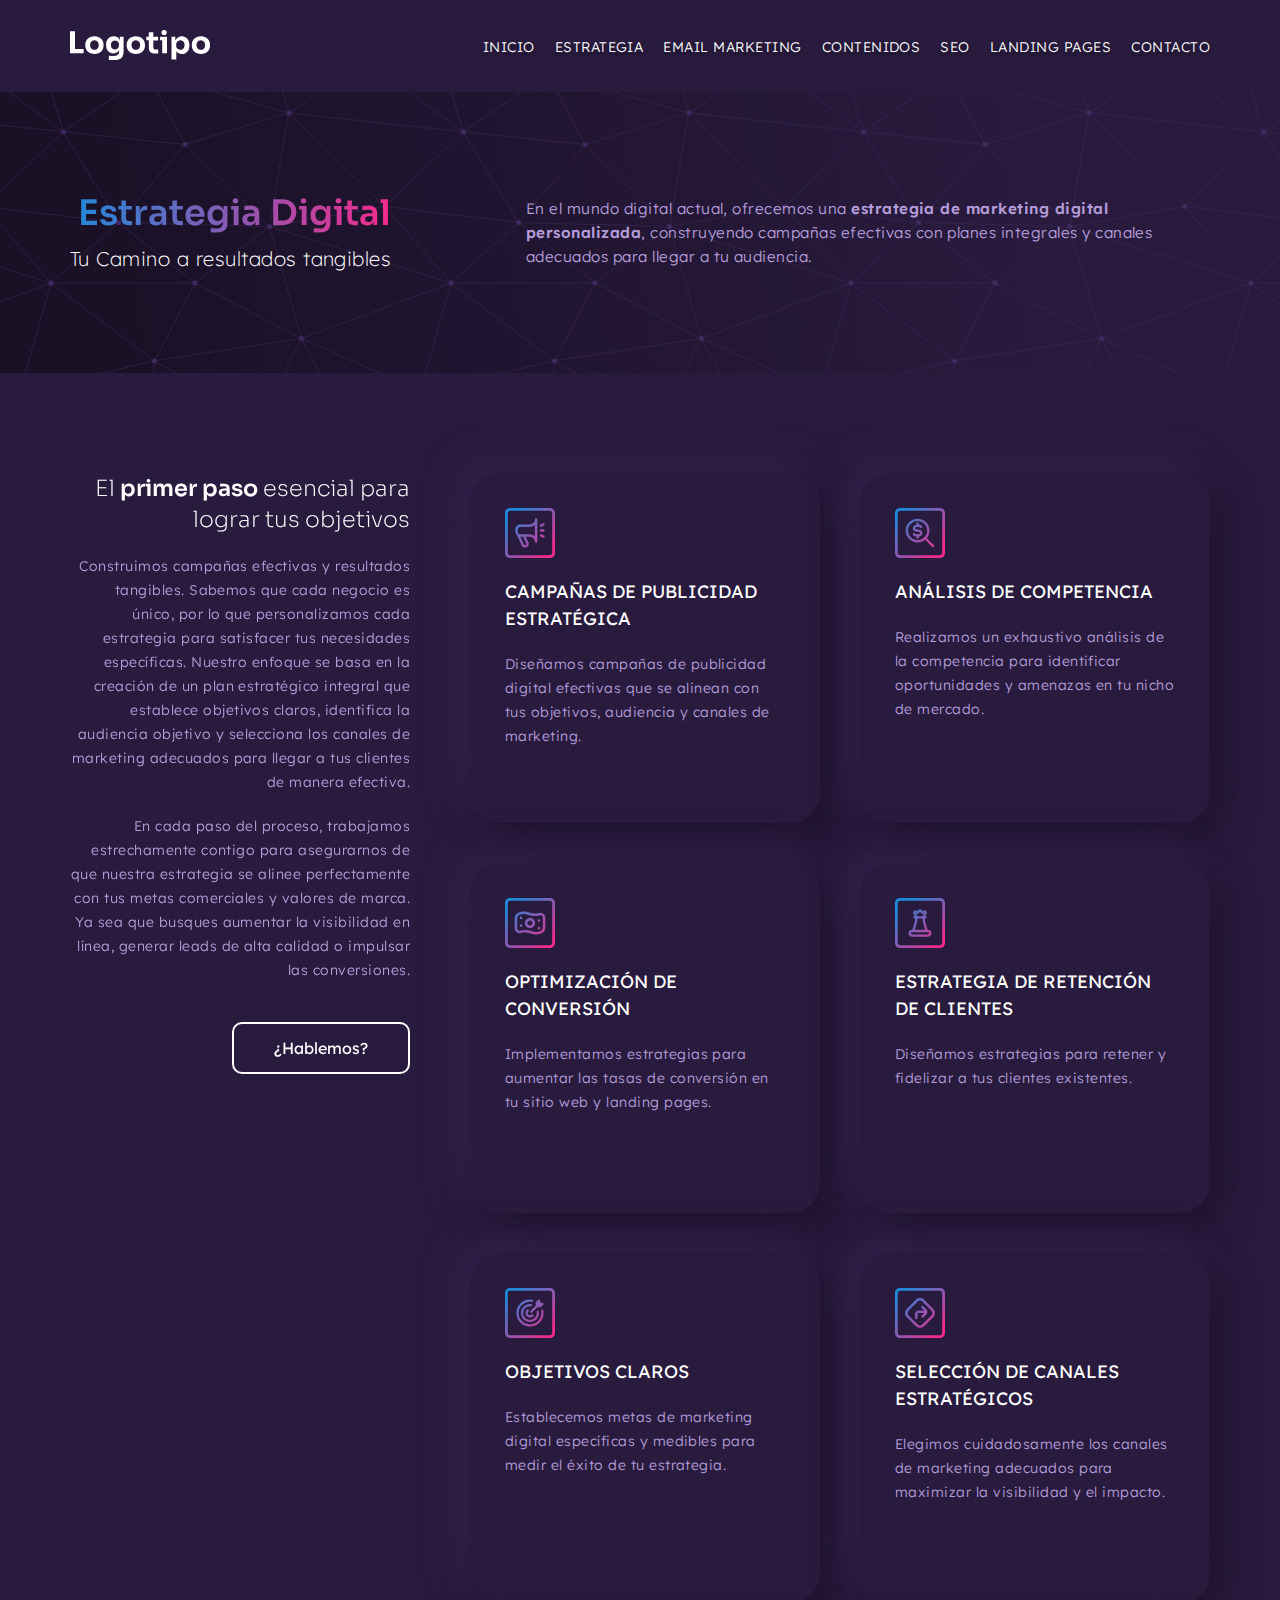
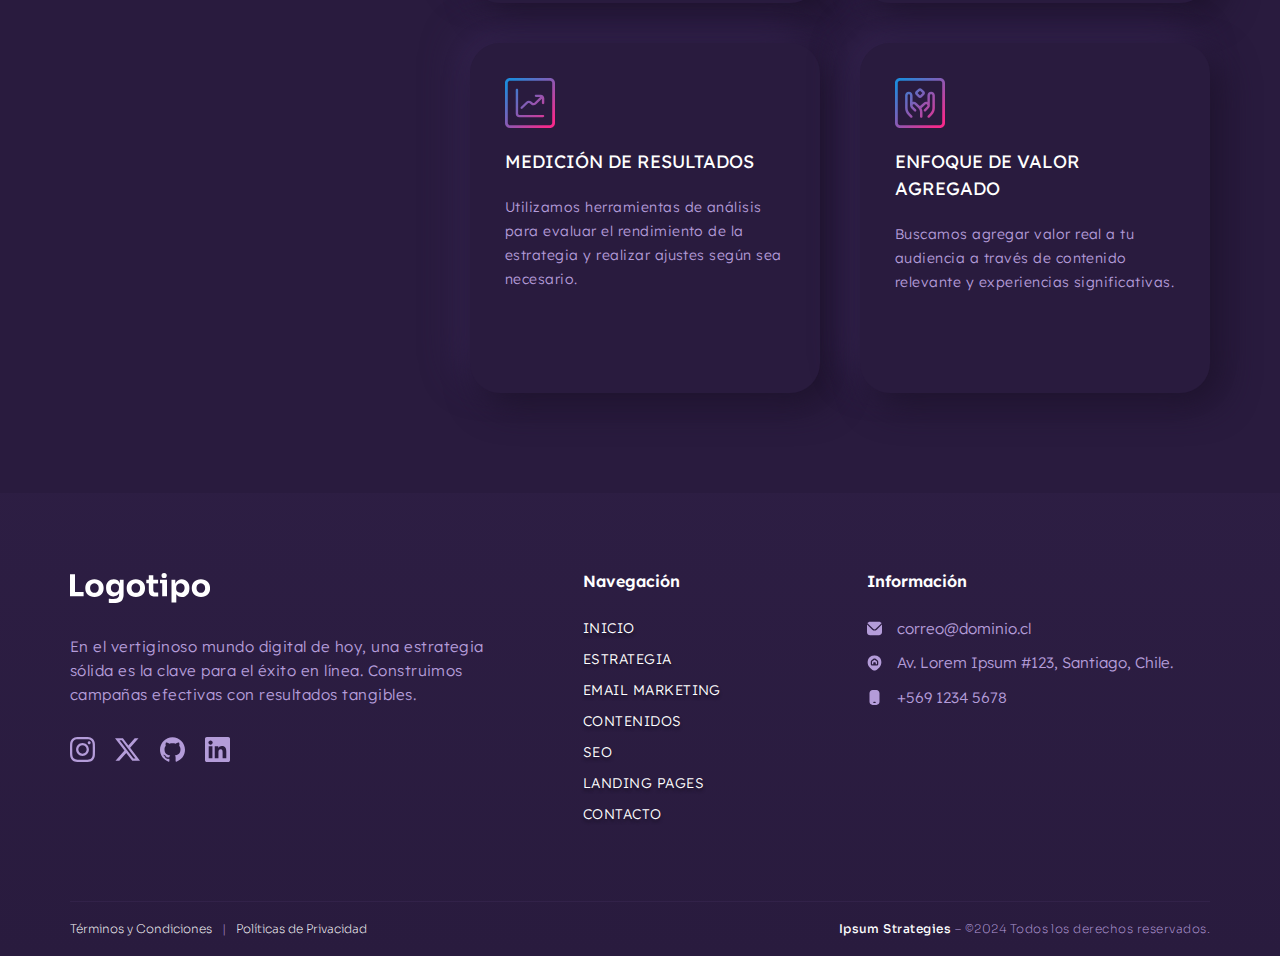
<file: servicios/estrategia-digital.html>
<!DOCTYPE html>
<html lang="es">

<head>
  <meta charset="UTF-8">
  <meta name="viewport" content="width=device-width, initial-scale=1.0">
  <title>Estrategia Digital | Ipsum Strategies</title>
  <meta name="description"
    content="En el mundo digital actual, ofrecemos una estrategia de marketing digital personalizada, construyendo campañas efectivas con planes integrales y canales adecuados para llegar a tu audiencia.">
  <meta name="keywords" content="publicidad estrategica, analisis de competencia, optimizacion de conversion, estrategia de retencion de clientes, seleccion de canales, medicion de resultados, enfoque de valor agregado">
  <link rel="icon" href="../img/favico.png" type="image/x-icon">
  <link rel="shortcut icon" href="../img/favico.png" type="image/x-icon">
  <!-- CSS -->
  <link rel="stylesheet" href="../style/style.css">
</head>

<div class="navbar-container-main">
  <div class="nav-container">
    <div class="logo-plus-hamburgeja">
      <a href="../index.html"><img class="logo-header" src="../img/logo-placeholder-w.svg" alt="logotipo ipsum strategies"></a>
      <button class="hamb-link" onclick="toggleNavBar(this)">
        <img class="hamburgeja-ico" src="../img/hamburgeja-ico.svg" alt="icono de abrir menu navegacion movil">
      </button>
      <script src="../scripts/navbar.js"></script>
    </div>
    <nav id="navbar-id" class="navbar-links-wrapper">
      <ul>
        <li><a href="../index.html">Inicio</a></li>
        <li><a href="./estrategia-digital.html">Estrategia</a></li>
        <li><a href="./email-marketing.html">Email Marketing</a></li>
        <li><a href="./contenidos.html">Contenidos</a></li>
        <li><a href="./seo.html">Seo</a></li>
        <li><a href="./landing-pages.html">Landing Pages</a></li>
        <li><a href="../index.html#contacto">Contacto</a></li>
      </ul>
    </nav>
  </div>
</div>
<header class="header-banner-bg-int">
  <div class="post-header">
    <div class="post-header-left">
      <h1 class="h1-internal scale-in-center-a">Estrategia Digital</h1>
      <p class="p-bajada-post-header scale-in-center-b">Tu Camino a resultados tangibles</p>
    </div>
    <div class="post-header-right">
      <p class="p-post-header p-post-header-color slide-in-right">En el mundo digital actual, ofrecemos una
        <span>estrategia de marketing digital personalizada</span>, construyendo campañas efectivas con planes
        integrales y canales adecuados para llegar a tu audiencia.</p>
    </div>
  </div>
</header>
<main class="container-basico">
  <div class="services-grid-internal-main">
    <div class="services-grid-int-wrap-a">
      <div class="services-grid-int-riel">
        <div class="grid-internal-lateral-sticky">
          <div class="grid-internal-lateral-content-wrapper">
            <h2 class="h2-lateral-internal-title">El <span>primer paso</span> esencial para lograr tus objetivos</h2>
            <p class="p-cards p-cards-lateral">Construimos campañas efectivas y resultados tangibles. Sabemos que cada
              negocio es único, por lo que personalizamos cada estrategia para satisfacer tus necesidades específicas.
              Nuestro enfoque se basa en la creación de un plan estratégico integral que establece objetivos claros,
              identifica la audiencia objetivo y selecciona los canales de marketing adecuados para llegar a tus
              clientes de manera efectiva.</p>
            <p class="p-cards p-cards-lateral">En cada paso del proceso, trabajamos estrechamente contigo para
              asegurarnos de que nuestra estrategia se alinee perfectamente con tus metas comerciales y valores de
              marca. Ya sea que busques aumentar la visibilidad en línea, generar leads de alta calidad o impulsar las
              conversiones.</p>
          </div>
          <a href="../index.html#contacto" class="button-base button-ghost">¿Hablemos?</a>
        </div>
      </div>
    </div>
    <div class="services-grid-int-wrap-b">
      <div class="grid-int-content-wrap">
        <div class="services-grid-item services-grid-internal-item">
          <div class="service-grid-item-superior">
            <img class="service-ico" src="../img/1-1-publicidad-estrategica-ico.svg" alt="icono publicidad estrategica">
            <h3>Campañas de Publicidad Estratégica</h3>
            <p class="p-cards">Diseñamos campañas de publicidad digital efectivas que se alinean con tus objetivos,
              audiencia y canales de marketing.</p>
          </div>
        </div>
        <div class="services-grid-item services-grid-internal-item">
          <div class="service-grid-item-superior">
            <img class="service-ico" src="../img/1-2-analisis-competencia-ico.svg" alt="icono analisis de competencia">
            <h3>Análisis de Competencia</h3>
            <p class="p-cards">Realizamos un exhaustivo análisis de la competencia para identificar oportunidades y
              amenazas en tu nicho de mercado.</p>
          </div>
        </div>
        <div class="services-grid-item services-grid-internal-item">
          <div class="service-grid-item-superior">
            <img class="service-ico" src="../img/1-3-optimizacion-conversion-ico.svg"
              alt="icono optimizacion de conversion">
            <h3>Optimización de Conversión</h3>
            <p class="p-cards">Implementamos estrategias para aumentar las tasas de conversión en tu sitio web y landing
              pages.</p>
          </div>
        </div>
        <div class="services-grid-item services-grid-internal-item">
          <div class="service-grid-item-superior">
            <img class="service-ico" src="../img/1-4-estrategia-retencion-ico.svg"
              alt="icono estrategia de retencion de clientes">
            <h3>Estrategia de Retención de Clientes</h3>
            <p class="p-cards">Diseñamos estrategias para retener y fidelizar a tus clientes existentes.</p>
          </div>
        </div>
        <div class="services-grid-item services-grid-internal-item">
          <div class="service-grid-item-superior">
            <img class="service-ico" src="../img/1-5-objetivos-claros-ico.svg" alt="icono objetivos claros">
            <h3>Objetivos Claros</h3>
            <p class="p-cards">Establecemos metas de marketing digital específicas y medibles para medir el éxito de tu
              estrategia.</p>
          </div>
        </div>
        <div class="services-grid-item services-grid-internal-item">
          <div class="service-grid-item-superior">
            <img class="service-ico" src="../img/1-6-canales-estrategicos-ico.svg"
              alt="icono seleccion de canales estrategicos">
            <h3>Selección de Canales Estratégicos</h3>
            <p class="p-cards">Elegimos cuidadosamente los canales de marketing adecuados para maximizar la visibilidad
              y el impacto.</p>
          </div>
        </div>
        <div class="services-grid-item services-grid-internal-item">
          <div class="service-grid-item-superior">
            <img class="service-ico" src="../img/1-7-medicion-resultados-ico.svg" alt="icono medicion de resultados">
            <h3>Medición de Resultados</h3>
            <p class="p-cards">Utilizamos herramientas de análisis para evaluar el rendimiento de la estrategia y
              realizar ajustes según sea necesario.</p>
          </div>
        </div>
        <div class="services-grid-item services-grid-internal-item">
          <div class="service-grid-item-superior">
            <img class="service-ico" src="../img/1-8-valor-agregado-ico.svg" alt="icono enfoque valor agregado">
            <h3>Enfoque de Valor Agregado</h3>
            <p class="p-cards">Buscamos agregar valor real a tu audiencia a través de contenido relevante y experiencias
              significativas.</p>
          </div>
        </div>
      </div>
    </div>
  </div>
</main>
<footer class="footer-container">
  <section class="footer-wrapper">
    <div class="footer-grid">
      <div class="footer-grid-item">
        <a href="#"><img class="logo-header" src="../img/logo-placeholder-w.svg" alt="logotipo ipsum strategies"></a>
        <p class="p-footer ">En el vertiginoso mundo digital de hoy, una estrategia sólida es la clave para el éxito en línea. Construimos campañas efectivas con resultados tangibles.</p>
        <div class="rrss-icons">
          <a href="https://www.instagram.com/"><img class="rrss-ico" src="../img/instagram-ico.svg" alt="logo instagram"></a>
          <a href="https://twitter.com/home"><img class="rrss-ico" src="../img/x-ico.svg" alt="logo x"></a>
          <a href="https://github.com/"><img class="rrss-ico" src="../img/github-ico.svg" alt="logo github"></a>
          <a href="https://www.linkedin.com/"><img class="rrss-ico" src="../img/linkedin-ico.svg" alt="logo linkedin"></a>
        </div>
      </div>
      <div class="footer-grid-item">
        <h4>Navegación</h4>
        <ul class="menu-footer">
          <li><a href="../index.html">Inicio</a></li>
          <li><a href="./estrategia-digital.html">Estrategia</a></li>
          <li><a href="./email-marketing.html">Email Marketing</a></li>
          <li><a href="./contenidos.html">Contenidos</a></li>
          <li><a href="./seo.html">Seo</a></li>
          <li><a href="./landing-pages.html">Landing Pages</a></li>
          <li><a href="../index.html#contacto">Contacto</a></li>
        </ul>
      </div>
      <div class="footer-grid-item">
        <h4>Información</h4>
        <div class="menu-info">
          <a href="mailto:correo@dominio.cl" class="info-link"><img src="../img/f-email-ico.svg" alt="icono correo electronico">correo@dominio.cl</a>
          <a href="https://www.google.com/maps" class="info-link"><img src="../img/f-home-ico.svg" alt="icono direccion">Av. Lorem Ipsum
            #123, Santiago, Chile.</a>
          <a href="tel:+56912345678" class="info-link"><img src="../img/f-phone-ico.svg" alt="icono telefono">+569 1234 5678</a>
        </div>
      </div>
    </div>
  </section>
  <section class="sub-footer">
    <div class="sub-footer-links">
      <a href="#">Términos y Condiciones</a>
      <p>|</p><a href="#">Políticas de Privacidad</a>
    </div>
    <p><span>Ipsum Strategies</span> – ©2024 Todos los derechos reservados.</p>
  </section>
</footer>
<div class="back-top-wrapper" id="back-top-id">
  <button type="button" class="back-top">
    <img class="back-top-ico" src="../img/back-top.svg" alt="icono volver arriba">
  </button>
</div>
<script src="../scripts/back-top.js"></script>

</html>
</file>
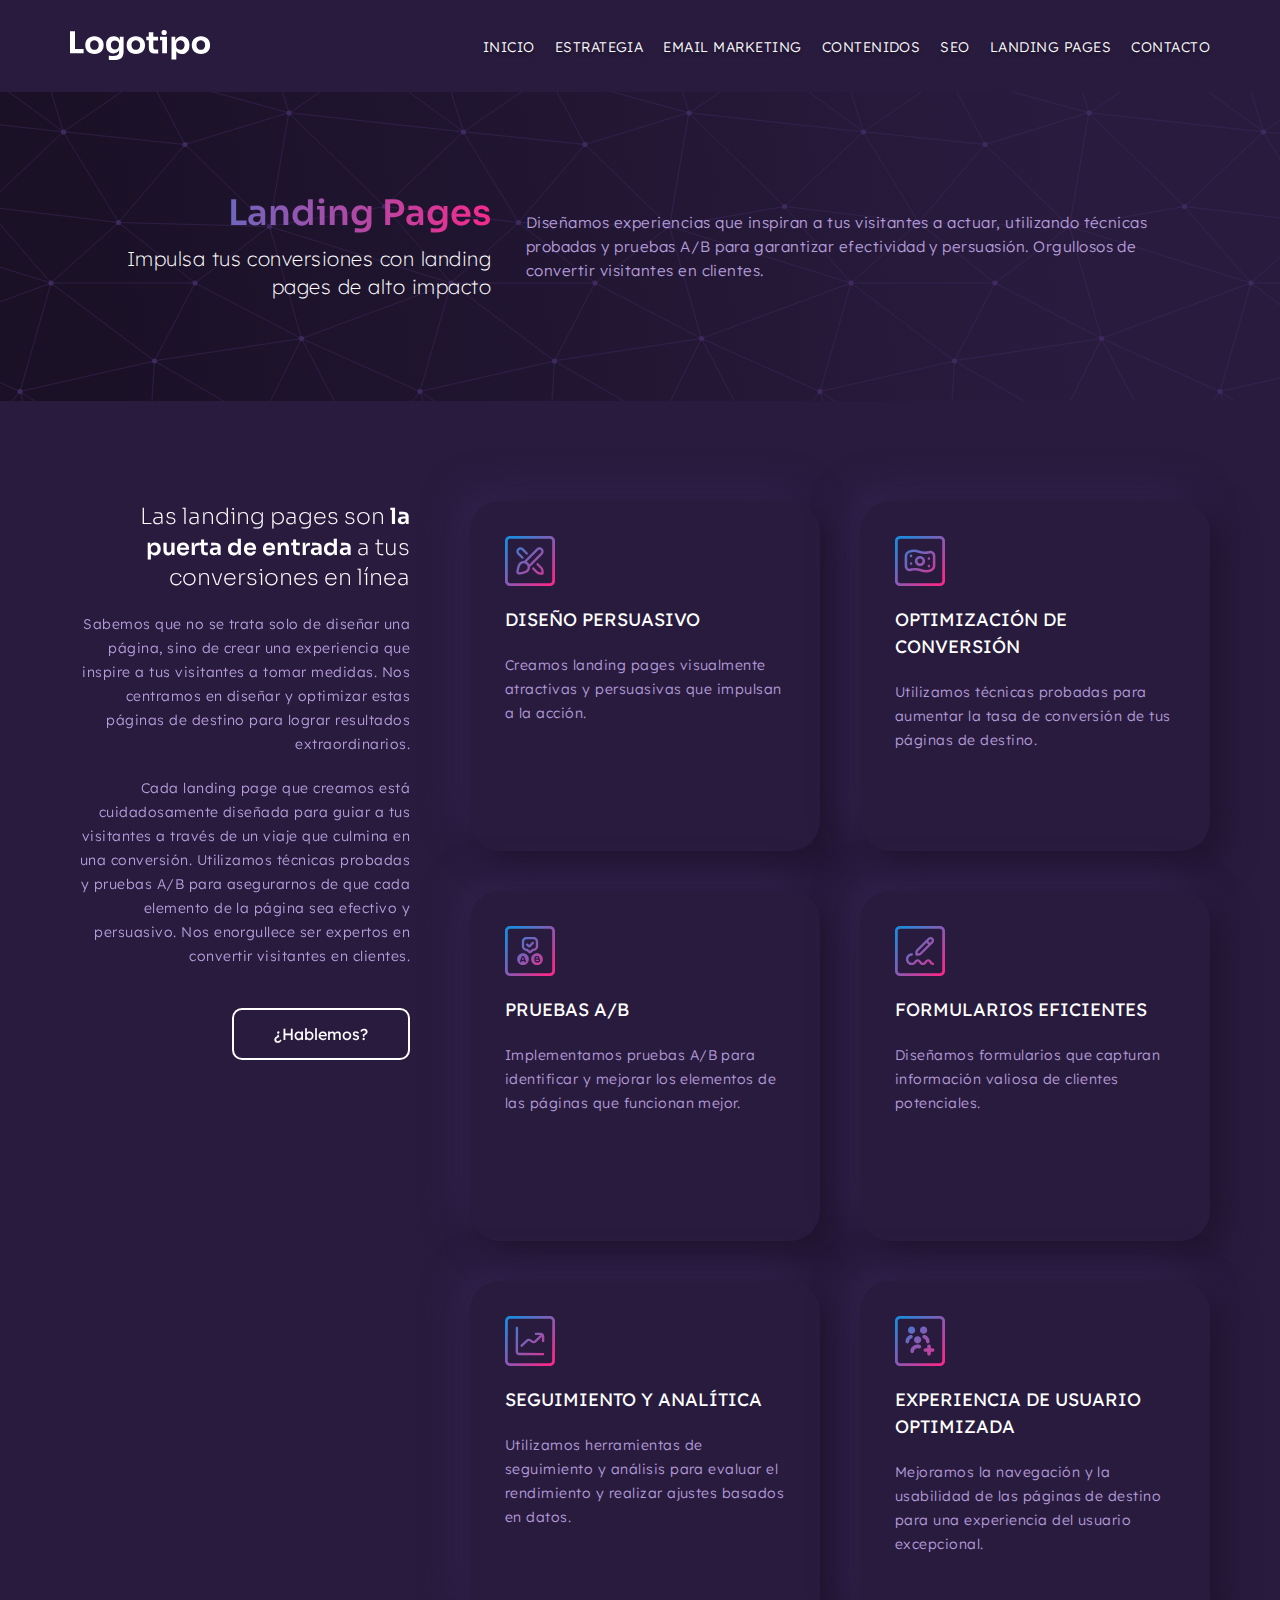
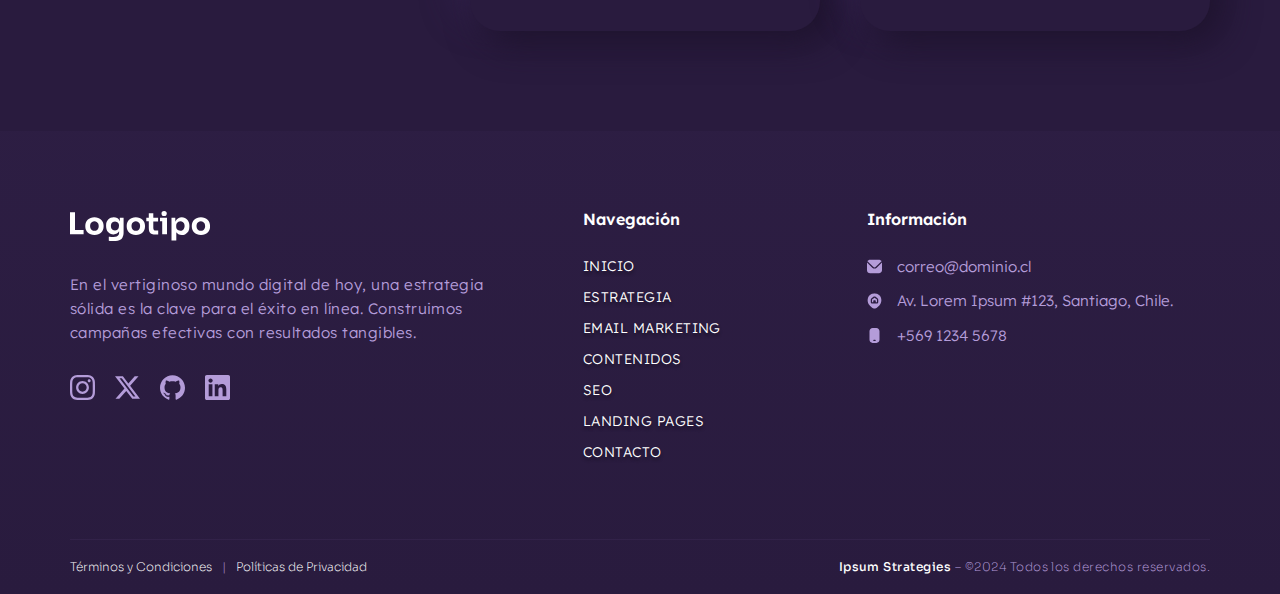
<file: servicios/landing-pages.html>
<!DOCTYPE html>
<html lang="es">

<head>
  <meta charset="UTF-8">
  <meta name="viewport" content="width=device-width, initial-scale=1.0">
  <title>Landing Pages | Ipsum Strategies</title>
  <meta name="description"
    content="Diseñamos experiencias que inspiran a tus visitantes a actuar.">
  <meta name="keywords" content="optimizacion de conversion, pruebas a/b, formularios eficientes, seguimiento analitica, experiencia de usuario avanzada">
  <link rel="icon" href="../img/favico.png" type="image/x-icon">
  <link rel="shortcut icon" href="../img/favico.png" type="image/x-icon">
  <!-- CSS -->
  <link rel="stylesheet" href="../style/style.css">
</head>

<div class="navbar-container-main">
  <div class="nav-container">
    <div class="logo-plus-hamburgeja">
      <a href="../index.html"><img class="logo-header" src="../img/logo-placeholder-w.svg" alt="logotipo ipsum strategies"></a>
      <button class="hamb-link" onclick="toggleNavBar(this)">
        <img class="hamburgeja-ico" src="../img/hamburgeja-ico.svg" alt="icono de abrir menu navegacion movil">
      </button>
      <script src="../scripts/navbar.js"></script>
    </div>
    <nav id="navbar-id" class="navbar-links-wrapper">
      <ul>
        <li><a href="../index.html">Inicio</a></li>
        <li><a href="./estrategia-digital.html">Estrategia</a></li>
        <li><a href="./email-marketing.html">Email Marketing</a></li>
        <li><a href="./contenidos.html">Contenidos</a></li>
        <li><a href="./seo.html">Seo</a></li>
        <li><a href="./landing-pages.html">Landing Pages</a></li>
        <li><a href="../index.html#contacto">Contacto</a></li>
      </ul>
    </nav>
  </div>
</div>
<header class="header-banner-bg-int">
  <div class="post-header">
    <div class="post-header-left">
      <h1 class="h1-internal scale-in-center-a">Landing Pages</h1>
      <p class="p-bajada-post-header scale-in-center-b">Impulsa tus conversiones con landing pages de alto impacto</p>
    </div>
    <div class="post-header-right">
      <p class="p-post-header p-post-header-color slide-in-right">Diseñamos experiencias que inspiran a tus visitantes a
        actuar, utilizando técnicas probadas y pruebas A/B para garantizar efectividad y persuasión. Orgullosos de
        convertir visitantes en clientes.</p>
    </div>
  </div>
</header>
<main class="container-basico">
  <div class="services-grid-internal-main">
    <div class="services-grid-int-wrap-a">
      <div class="services-grid-int-riel">
        <div class="grid-internal-lateral-sticky">
          <div class="grid-internal-lateral-content-wrapper">
            <h2 class="h2-lateral-internal-title">Las landing pages son <span>la puerta de entrada</span> a tus
              conversiones en línea</h2>
            <p class="p-cards p-cards-lateral">Sabemos que no se trata solo de diseñar una página, sino de crear una
              experiencia que inspire a tus visitantes a tomar medidas. Nos centramos en diseñar y optimizar estas
              páginas de destino para lograr resultados extraordinarios.</p>
            <p class="p-cards p-cards-lateral">Cada landing page que creamos está cuidadosamente diseñada para guiar a
              tus visitantes a través de un viaje que culmina en una conversión. Utilizamos técnicas probadas y pruebas
              A/B para asegurarnos de que cada elemento de la página sea efectivo y persuasivo. Nos enorgullece ser
              expertos en convertir visitantes en clientes.</p>
          </div>
          <a href="../index.html#contacto" class="button-base button-ghost">¿Hablemos?</a>
        </div>
      </div>
    </div>
    <div class="services-grid-int-wrap-b">
      <div class="grid-int-content-wrap">
        <div class="services-grid-item services-grid-internal-item">
          <div class="service-grid-item-superior">
            <img class="service-ico" src="../img/5-1-diseno-ico.svg" alt="icono diseño persuasivo">
            <h3>Diseño Persuasivo</h3>
            <p class="p-cards">Creamos landing pages visualmente atractivas y persuasivas que impulsan a la acción.</p>
          </div>
        </div>
        <div class="services-grid-item services-grid-internal-item">
          <div class="service-grid-item-superior">
            <img class="service-ico" src="../img/5-2-optimizacion-conversion-ico.svg"
              alt="icono optimizacion de conversion">
            <h3>Optimización de Conversión</h3>
            <p class="p-cards">Utilizamos técnicas probadas para aumentar la tasa de conversión de tus páginas de
              destino.</p>
          </div>
        </div>
        <div class="services-grid-item services-grid-internal-item">
          <div class="service-grid-item-superior">
            <img class="service-ico" src="../img/5-3-a-b-ico.svg" alt="icono pruebas a/b">
            <h3>Pruebas A/B</h3>
            <p class="p-cards">Implementamos pruebas A/B para identificar y mejorar los elementos de las páginas que
              funcionan mejor.</p>
          </div>
        </div>
        <div class="services-grid-item services-grid-internal-item">
          <div class="service-grid-item-superior">
            <img class="service-ico" src="../img/5-4-formularios-eficientes-ico.svg" alt="icono formularios eficientes">
            <h3>Formularios Eficientes</h3>
            <p class="p-cards">Diseñamos formularios que capturan información valiosa de clientes potenciales.</p>
          </div>
        </div>
        <div class="services-grid-item services-grid-internal-item">
          <div class="service-grid-item-superior">
            <img class="service-ico" src="../img/5-5-analitica-ico.svg" alt="icono seguimiento y analitica">
            <h3>Seguimiento y Analítica</h3>
            <p class="p-cards">Utilizamos herramientas de seguimiento y análisis para evaluar el rendimiento y realizar
              ajustes basados en datos.</p>
          </div>
        </div>
        <div class="services-grid-item services-grid-internal-item">
          <div class="service-grid-item-superior">
            <img class="service-ico" src="../img/5-6-ux-ico.svg" alt="icono experiencia de usuario optimizada">
            <h3>Experiencia de Usuario Optimizada</h3>
            <p class="p-cards">Mejoramos la navegación y la usabilidad de las páginas de destino para una experiencia
              del usuario excepcional.</p>
          </div>
        </div>
      </div>
    </div>
  </div>
</main>
<footer class="footer-container">
  <section class="footer-wrapper">
    <div class="footer-grid">
      <div class="footer-grid-item">
        <a href="#"><img class="logo-header" src="../img/logo-placeholder-w.svg" alt="logotipo ipsum strategies"></a>
        <p class="p-footer ">En el vertiginoso mundo digital de hoy, una estrategia sólida es la clave para el éxito en línea. Construimos campañas efectivas con resultados tangibles.</p>
        <div class="rrss-icons">
          <a href="https://www.instagram.com/"><img class="rrss-ico" src="../img/instagram-ico.svg" alt="logo instagram"></a>
          <a href="https://twitter.com/home"><img class="rrss-ico" src="../img/x-ico.svg" alt="logo x"></a>
          <a href="https://github.com/"><img class="rrss-ico" src="../img/github-ico.svg" alt="logo github"></a>
          <a href="https://www.linkedin.com/"><img class="rrss-ico" src="../img/linkedin-ico.svg" alt="logo linkedin"></a>
        </div>
      </div>
      <div class="footer-grid-item">
        <h4>Navegación</h4>
        <ul class="menu-footer">
          <li><a href="../index.html">Inicio</a></li>
          <li><a href="./estrategia-digital.html">Estrategia</a></li>
          <li><a href="./email-marketing.html">Email Marketing</a></li>
          <li><a href="./contenidos.html">Contenidos</a></li>
          <li><a href="./seo.html">Seo</a></li>
          <li><a href="./landing-pages.html">Landing Pages</a></li>
          <li><a href="../index.html#contacto">Contacto</a></li>
        </ul>
      </div>
      <div class="footer-grid-item">
        <h4>Información</h4>
        <div class="menu-info">
          <a href="mailto:correo@dominio.cl" class="info-link"><img src="../img/f-email-ico.svg" alt="icono correo electronico">correo@dominio.cl</a>
          <a href="https://www.google.com/maps" class="info-link"><img src="../img/f-home-ico.svg" alt="icono direccion">Av. Lorem Ipsum
            #123, Santiago, Chile.</a>
          <a href="tel:+56912345678" class="info-link"><img src="../img/f-phone-ico.svg" alt="icono telefono">+569 1234 5678</a>
        </div>
      </div>
    </div>
  </section>
  <section class="sub-footer">
    <div class="sub-footer-links">
      <a href="#">Términos y Condiciones</a>
      <p>|</p><a href="#">Políticas de Privacidad</a>
    </div>
    <p><span>Ipsum Strategies</span> – ©2024 Todos los derechos reservados.</p>
  </section>
</footer>
<div class="back-top-wrapper" id="back-top-id">
  <button type="button" class="back-top">
    <img class="back-top-ico" src="../img/back-top.svg" alt="icono volver arriba">
  </button>
</div>
<script src="../scripts/back-top.js"></script>

</html>
</file>
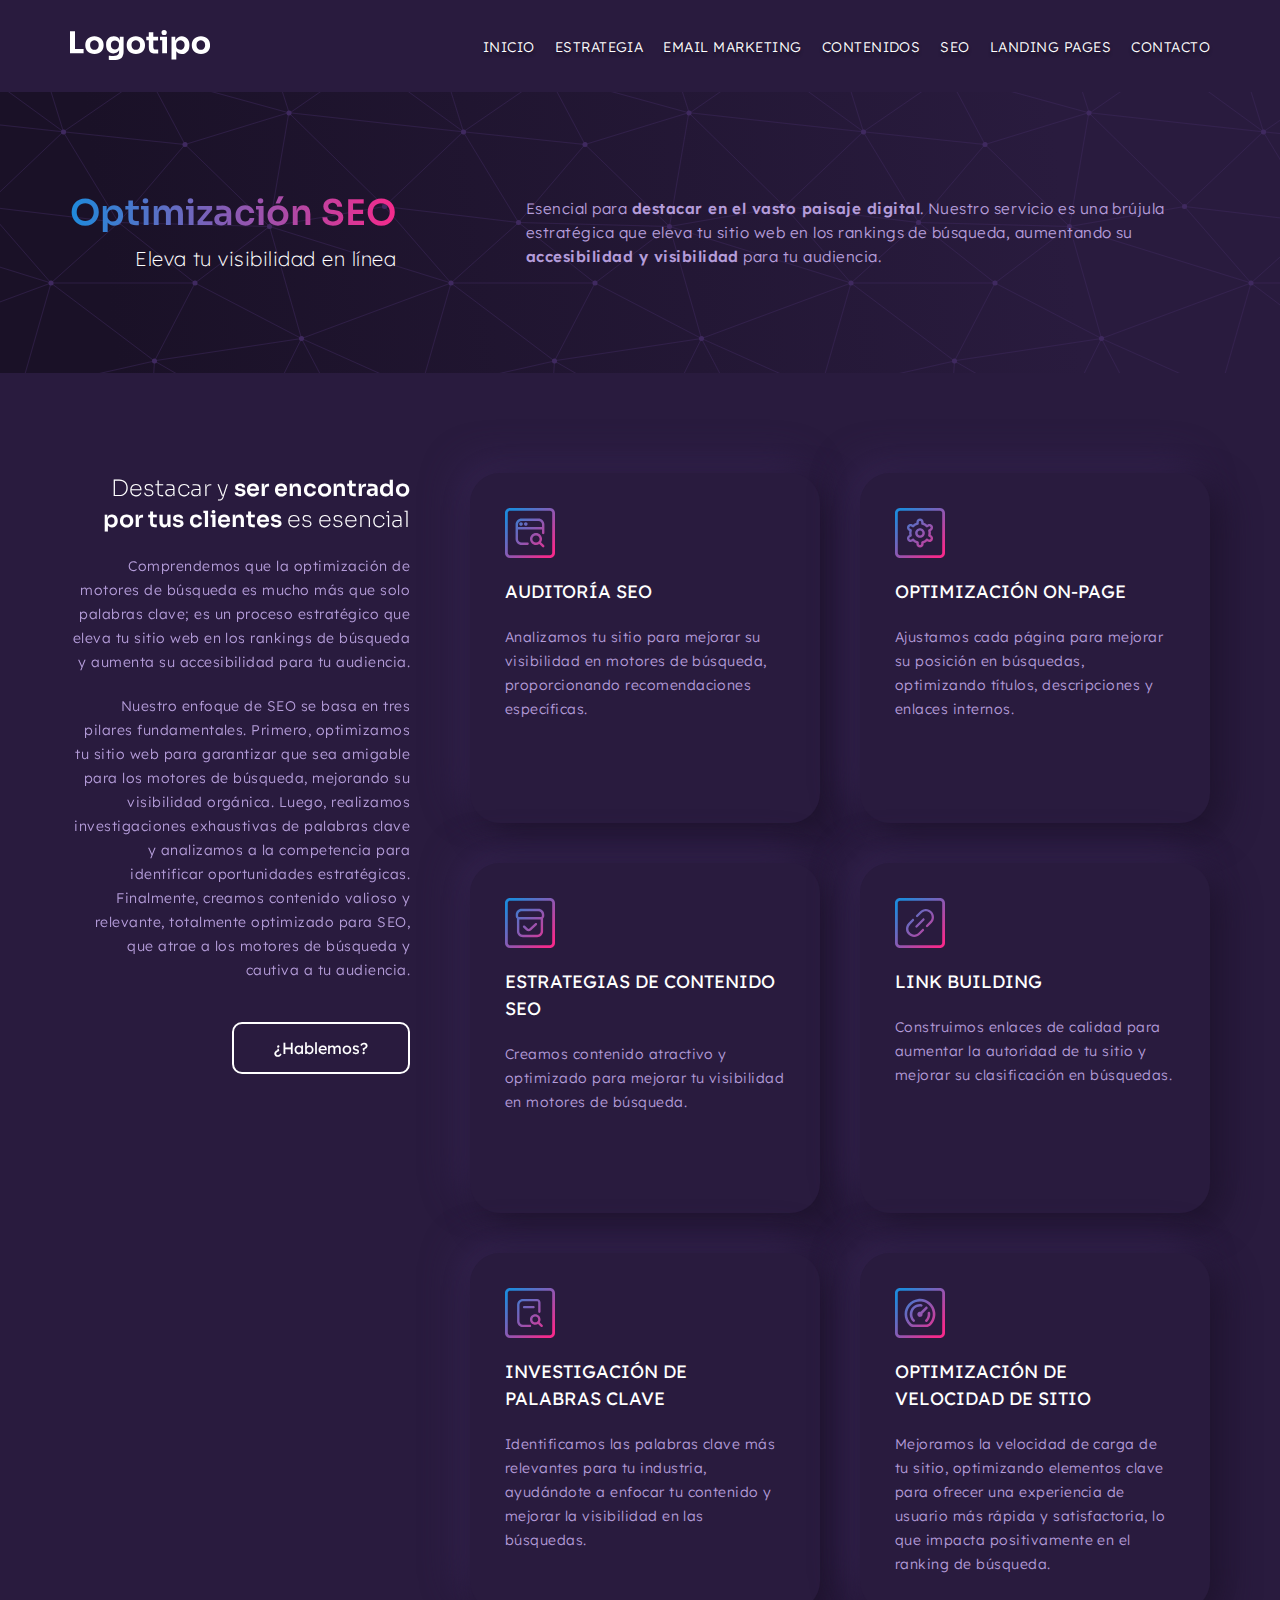
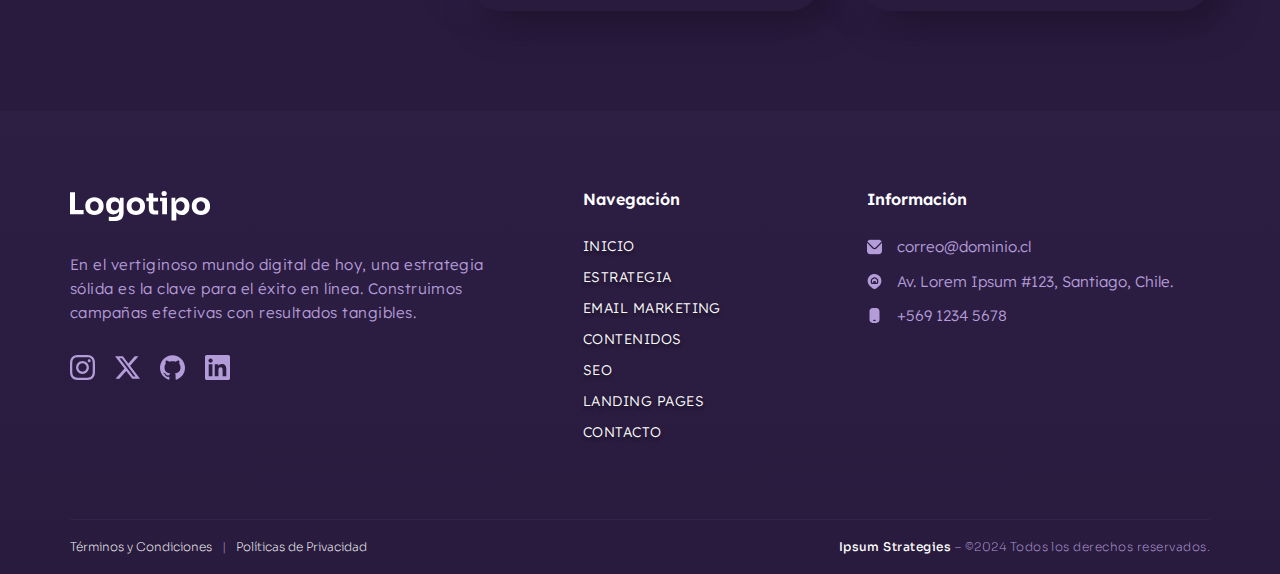
<file: servicios/seo.html>
<!DOCTYPE html>
<html lang="es">

<head>
  <meta charset="UTF-8">
  <meta name="viewport" content="width=device-width, initial-scale=1.0">
  <title>Optimización SEO | Ipsum Strategies</title>
  <meta name="description"
    content="Nuestro servicio es una brújula estratégica que eleva tu sitio web en los rankings de búsqueda.">
    <meta name="keywords" content="auditoria seo, opimizacion on-page, estrategia de contenido seo, link building, investigacion palabras clave, optimizacion de velocidad de sitio">
  <link rel="icon" href="../img/favico.png" type="image/x-icon">
  <link rel="shortcut icon" href="../img/favico.png" type="image/x-icon">
  <!-- CSS -->
  <link rel="stylesheet" href="../style/style.css">
</head>

<div class="navbar-container-main">
  <div class="nav-container">
    <div class="logo-plus-hamburgeja">
      <a href="../index.html"><img class="logo-header" src="../img/logo-placeholder-w.svg" alt="logotipo ipsum strategies"></a>
      <button class="hamb-link" onclick="toggleNavBar(this)">
        <img class="hamburgeja-ico" src="../img/hamburgeja-ico.svg" alt="icono de abrir menu navegacion movil">
      </button>
      <script src="../scripts/navbar.js"></script>
    </div>
    <nav id="navbar-id" class="navbar-links-wrapper">
      <ul>
        <li><a href="../index.html">Inicio</a></li>
        <li><a href="./estrategia-digital.html">Estrategia</a></li>
        <li><a href="./email-marketing.html">Email Marketing</a></li>
        <li><a href="./contenidos.html">Contenidos</a></li>
        <li><a href="./seo.html">Seo</a></li>
        <li><a href="./landing-pages.html">Landing Pages</a></li>
        <li><a href="../index.html#contacto">Contacto</a></li>
      </ul>
    </nav>
  </div>
</div>
<header class="header-banner-bg-int">
  <div class="post-header">
    <div class="post-header-left">
      <h1 class="h1-internal scale-in-center-a">Optimización SEO</h1>
      <p class="p-bajada-post-header scale-in-center-b">Eleva tu visibilidad en línea</p>
    </div>
    <div class="post-header-right">
      <p class="p-post-header p-post-header-color slide-in-right">Esencial para <span>destacar en el vasto paisaje
          digital</span>. Nuestro servicio es una brújula estratégica que eleva tu sitio web en los rankings de
        búsqueda, aumentando su <span>accesibilidad y visibilidad</span> para tu audiencia.</p>
    </div>
  </div>
</header>
<main class="container-basico">
  <div class="services-grid-internal-main">
    <div class="services-grid-int-wrap-a">
      <div class="services-grid-int-riel">
        <div class="grid-internal-lateral-sticky">
          <div class="grid-internal-lateral-content-wrapper">
            <h2 class="h2-lateral-internal-title">Destacar y <span>ser encontrado por tus clientes</span> es esencial
            </h2>
            <p class="p-cards p-cards-lateral">Comprendemos que la optimización de motores de búsqueda es mucho más que
              solo palabras clave; es un proceso estratégico que eleva tu sitio web en los rankings de búsqueda y
              aumenta su accesibilidad para tu audiencia.</p>
            <p class="p-cards p-cards-lateral">Nuestro enfoque de SEO se basa en tres pilares fundamentales. Primero,
              optimizamos tu sitio web para garantizar que sea amigable para los motores de búsqueda, mejorando su
              visibilidad orgánica. Luego, realizamos investigaciones exhaustivas de palabras clave y analizamos a la
              competencia para identificar oportunidades estratégicas. Finalmente, creamos contenido valioso y
              relevante, totalmente optimizado para SEO, que atrae a los motores de búsqueda y cautiva a tu audiencia.
            </p>
          </div>
          <a href="../index.html#contacto" class="button-base button-ghost">¿Hablemos?</a>
        </div>
      </div>
    </div>
    <div class="services-grid-int-wrap-b">
      <div class="grid-int-content-wrap">
        <div class="services-grid-item services-grid-internal-item">
          <div class="service-grid-item-superior">
            <img class="service-ico" src="../img/4-1-auditoria-seo-ico.svg" alt="icono auditoria seo">
            <h3>Auditoría SEO</h3>
            <p class="p-cards">Analizamos tu sitio para mejorar su visibilidad en motores de búsqueda, proporcionando
              recomendaciones específicas.</p>
          </div>
        </div>
        <div class="services-grid-item services-grid-internal-item">
          <div class="service-grid-item-superior">
            <img class="service-ico" src="../img/4-2-optimizacion-seo-ico.svg" alt="icono optimizacion on-page">
            <h3>Optimización On-Page</h3>
            <p class="p-cards">Ajustamos cada página para mejorar su posición en búsquedas, optimizando títulos,
              descripciones y enlaces internos.</p>
          </div>
        </div>
        <div class="services-grid-item services-grid-internal-item">
          <div class="service-grid-item-superior">
            <img class="service-ico" src="../img/4-3-contenido-seo-ico.svg" alt="icono estrategias de contenido seo">
            <h3>Estrategias de Contenido SEO</h3>
            <p class="p-cards">Creamos contenido atractivo y optimizado para mejorar tu visibilidad en motores de
              búsqueda.</p>
          </div>
        </div>
        <div class="services-grid-item services-grid-internal-item">
          <div class="service-grid-item-superior">
            <img class="service-ico" src="../img/4-4-link-building-ico.svg" alt="icono link building">
            <h3>Link Building</h3>
            <p class="p-cards">Construimos enlaces de calidad para aumentar la autoridad de tu sitio y mejorar su
              clasificación en búsquedas.</p>
          </div>
        </div>
        <div class="services-grid-item services-grid-internal-item">
          <div class="service-grid-item-superior">
            <img class="service-ico" src="../img/4-5-investigacion-keywords-ico.svg"
              alt="icono investigacion de palabras clave">
            <h3>Investigación de Palabras Clave</h3>
            <p class="p-cards"> Identificamos las palabras clave más relevantes para tu industria, ayudándote a enfocar
              tu contenido y mejorar la visibilidad en las búsquedas.</p>
          </div>
        </div>
        <div class="services-grid-item services-grid-internal-item">
          <div class="service-grid-item-superior">
            <img class="service-ico" src="../img/4-6-optimizacion-sitio-ico.svg"
              alt="icono optimizacion velocidad de sitio">
            <h3>Optimización de Velocidad de Sitio</h3>
            <p class="p-cards">Mejoramos la velocidad de carga de tu sitio, optimizando elementos clave para ofrecer una
              experiencia de usuario más rápida y satisfactoria, lo que impacta positivamente en el ranking de búsqueda.
            </p>
          </div>
        </div>
      </div>
    </div>
  </div>
</main>
<footer class="footer-container">
  <section class="footer-wrapper">
    <div class="footer-grid">
      <div class="footer-grid-item">
        <a href="#"><img class="logo-header" src="../img/logo-placeholder-w.svg" alt="logotipo ipsum strategies"></a>
        <p class="p-footer ">En el vertiginoso mundo digital de hoy, una estrategia sólida es la clave para el éxito en línea. Construimos campañas efectivas con resultados tangibles.</p>
        <div class="rrss-icons">
          <a href="https://www.instagram.com/"><img class="rrss-ico" src="../img/instagram-ico.svg" alt="logo instagram"></a>
          <a href="https://twitter.com/home"><img class="rrss-ico" src="../img/x-ico.svg" alt="logo x"></a>
          <a href="https://github.com/"><img class="rrss-ico" src="../img/github-ico.svg" alt="logo github"></a>
          <a href="https://www.linkedin.com/"><img class="rrss-ico" src="../img/linkedin-ico.svg" alt="logo linkedin"></a>
        </div>
      </div>
      <div class="footer-grid-item">
        <h4>Navegación</h4>
        <ul class="menu-footer">
          <li><a href="../index.html">Inicio</a></li>
          <li><a href="./estrategia-digital.html">Estrategia</a></li>
          <li><a href="./email-marketing.html">Email Marketing</a></li>
          <li><a href="./contenidos.html">Contenidos</a></li>
          <li><a href="./seo.html">Seo</a></li>
          <li><a href="./landing-pages.html">Landing Pages</a></li>
          <li><a href="../index.html#contacto">Contacto</a></li>
        </ul>
      </div>
      <div class="footer-grid-item">
        <h4>Información</h4>
        <div class="menu-info">
          <a href="mailto:correo@dominio.cl" class="info-link"><img src="../img/f-email-ico.svg" alt="icono correo electronico">correo@dominio.cl</a>
          <a href="https://www.google.com/maps" class="info-link"><img src="../img/f-home-ico.svg" alt="icono direccion">Av. Lorem Ipsum
            #123, Santiago, Chile.</a>
          <a href="tel:+56912345678" class="info-link"><img src="../img/f-phone-ico.svg" alt="icono telefono">+569 1234 5678</a>
        </div>
      </div>
    </div>
  </section>
  <section class="sub-footer">
    <div class="sub-footer-links">
      <a href="#">Términos y Condiciones</a>
      <p>|</p><a href="#">Políticas de Privacidad</a>
    </div>
    <p><span>Ipsum Strategies</span> – ©2024 Todos los derechos reservados.</p>
  </section>
</footer>
<div class="back-top-wrapper" id="back-top-id">
  <button type="button" class="back-top">
    <img class="back-top-ico" src="../img/back-top.svg" alt="icono volver arriba">
  </button>
</div>
<script src="../scripts/back-top.js"></script>

</html>
</file>
<file: style/style.css>
@import"https://fonts.googleapis.com/css2?family=Lexend:wght@200;300;400;500;600&family=Sora:wght@200;300;400;500;600&display=swap";.form-index-title,.grid-internal-lateral-content-wrapper,.grid-internal-lateral-sticky,.service-grid-item-superior,.hero-content,.hero-subwrapper{display:flex;flex-flow:column nowrap}.buttons-hero-wrapper{display:flex;flex-flow:row nowrap}*,*:before,*:after{box-sizing:border-box}html,body,div,span,object,iframe,figure,h1,h2,h3,h4,h5,h6,p,blockquote,pre,a,code,em,img,small,strike,strong,sub,sup,tt,b,u,i,ol,ul,li,fieldset,form,label,table,caption,tbody,tfoot,thead,tr,th,td,main,canvas,embed,footer,header,nav,section,video{margin:0;padding:0;border:0;font-size:100%;font:inherit;vertical-align:baseline;text-rendering:optimizeLegibility;-webkit-font-smoothing:antialiased;text-size-adjust:none}footer,header,nav,section,main{display:block}body{line-height:1}ol,ul{list-style:none}blockquote,q{quotes:none}blockquote:before,blockquote:after,q:before,q:after{content:"";content:none}table{border-collapse:collapse;border-spacing:0}h2,h1{font-family:"Sora",sans-serif;font-size:2.2rem;line-height:2.7rem;font-weight:600;color:#fff}h1.h1-index{font-weight:300;color:#fff;max-width:80%}h1.h1-index span{font-weight:600}h1.h1-internal{background:linear-gradient(90deg, #1F8ADB 0%, #F52A8C 100%);background-clip:text;-webkit-background-clip:text;-webkit-text-fill-color:rgba(0,0,0,0)}h2.h2-post-header{background:linear-gradient(90deg, #1F8ADB 0%, #F52A8C 100%);background-clip:text;-webkit-background-clip:text;-webkit-text-fill-color:rgba(0,0,0,0)}h2.h2-white{color:#fff;font-weight:300}h2.h2-form-index-title{text-align:center}h2.h2-lateral-internal-title{color:#fff;font-size:1.4rem;font-weight:200;line-height:1.9rem}h2.h2-lateral-internal-title span{font-weight:600}h3{font-family:"Lexend",sans-serif;color:#fff;font-size:1.125rem;font-weight:400;line-height:1.69rem;text-transform:uppercase}h3.h3-footer-title{font-family:"Lexend",sans-serif;color:#fff;font-size:1rem;font-weight:600;line-height:1rem;text-transform:capitalize}h4{font-family:"Lexend",sans-serif;color:#fff;font-size:1rem;font-weight:600}p{color:#fff;font-size:.875rem;font-weight:200;line-height:1.5rem;letter-spacing:.03rem}p.p-hero{text-align:center;font-size:1rem}p.p-bajada-post-header{font-size:1.25rem;line-height:1.75rem}p.p-post-header{font-size:.95rem;padding-bottom:20px}p.p-post-header:last-child{padding-bottom:0px}p.p-post-header-color{color:#b49cd9;font-weight:300}p.p-confian{color:#b49cd9;text-align:center;font-size:.75rem;font-weight:500;text-transform:uppercase}p.p-cards{color:#b49cd9;font-weight:300}p.p-footer{font-size:.95rem;color:#b49cd9;font-weight:300}html,body{font-family:"Lexend",sans-serif;background-color:#291b3e}::selection{color:#fff;background:#f52a8c}::-moz-selection{color:#fff;background:#f52a8c}.container-basico{padding:100px 40px}.container-basico.basico-fix-bs-colindante{padding-bottom:0px}.container-basico.basico-fix-bs{padding:52px 16px 100px 16px}::-webkit-scrollbar{width:10px}::-webkit-scrollbar-track{background:#372554}::-webkit-scrollbar-thumb{background:#4d3274}::-webkit-scrollbar-thumb:hover{background:#5f005f}.scale-in-center-a{-webkit-animation:scale-in-center .5s cubic-bezier(0.25, 0.46, 0.45, 0.94) both;animation:scale-in-center .5s cubic-bezier(0.25, 0.46, 0.45, 0.94) both}.scale-in-center-b{-webkit-animation:scale-in-center .5s cubic-bezier(0.25, 0.46, 0.45, 0.94) .2s both;animation:scale-in-center .5s cubic-bezier(0.25, 0.46, 0.45, 0.94) .2s both}@-webkit-keyframes scale-in-center{0%{-webkit-transform:scale(0);transform:scale(0);opacity:1}100%{-webkit-transform:scale(1);transform:scale(1);opacity:1}}@keyframes scale-in-center{0%{-webkit-transform:scale(0);transform:scale(0);opacity:1}100%{-webkit-transform:scale(1);transform:scale(1);opacity:1}}.slide-in-left{-webkit-animation:slide-in-left .5s cubic-bezier(0.25, 0.46, 0.45, 0.94) .3s both;animation:slide-in-left .5s cubic-bezier(0.25, 0.46, 0.45, 0.94) .3s both}@-webkit-keyframes slide-in-left{0%{-webkit-transform:translateX(-200px);transform:translateX(-200px);opacity:0}100%{-webkit-transform:translateX(0);transform:translateX(0);opacity:1}}@keyframes slide-in-left{0%{-webkit-transform:translateX(-200px);transform:translateX(-200px);opacity:0}100%{-webkit-transform:translateX(0);transform:translateX(0);opacity:1}}.slide-in-right{-webkit-animation:slide-in-right .5s cubic-bezier(0.25, 0.46, 0.45, 0.94) .3s both;animation:slide-in-right .5s cubic-bezier(0.25, 0.46, 0.45, 0.94) .3s both}@-webkit-keyframes slide-in-right{0%{-webkit-transform:translateX(200px);transform:translateX(200px);opacity:0}100%{-webkit-transform:translateX(0);transform:translateX(0);opacity:1}}@keyframes slide-in-right{0%{-webkit-transform:translateX(200px);transform:translateX(200px);opacity:0}100%{-webkit-transform:translateX(0);transform:translateX(0);opacity:1}}.button-base{width:180px;display:block;font-size:1rem;text-align:center;text-decoration:none;color:#fff}.button-base.button-gradient{padding:18px 0px;border-radius:10px;background-size:300% 100%;transition:all .4s ease-in-out}.button-base.button-gradient.btn-gradient-effect{background-image:linear-gradient(to right, #1F8ADB, #F52A8C, #F52A8C, #1F8ADB)}.button-base.button-ghost{width:178px;padding:16px 0px;border-radius:10px;border:2px solid #fff;background:rgba(0,0,0,0);transition:all .3s ease-in-out}.leer-mas-link{font-size:.75rem;line-height:.75rem;text-decoration:none;color:#fff;text-transform:uppercase;display:flex;flex-flow:row nowrap;align-items:center;gap:10px;transition:all .3s ease-in-out}.leer-mas-link:hover{color:#f52a8c}.h3-link{text-decoration:none}.h3-link-text{transition:all .3s ease-in-out}.h3-link-text:hover{color:#f52a8c}.logo-header{width:140px}.hamb-link{display:none}.nav-container{max-width:1140px;margin:auto;display:flex;flex-flow:row nowrap;justify-content:space-between;align-items:center}.navbar-links-wrapper ul{list-style:none;display:flex;flex-flow:row nowrap;gap:20px}.navbar-links-wrapper ul li a{color:#fff;text-shadow:0px 3px 3px #1c132a;font-size:.875rem;font-weight:300;text-transform:uppercase;text-decoration:none;letter-spacing:.03rem}.back-top-ico{height:25px}.back-top-wrapper{display:none}.back-top{position:fixed;bottom:40px;right:40px;width:50px;height:50px;background-color:#4d3274;display:flex;justify-content:center;align-items:center;transition:all .3s ease-in-out;border:none}.header-container{background-image:url("../img/pattern-a.svg"),linear-gradient(263deg, #291B3E 17.49%, #1A1127 91.12%);background-color:#291b3e;background-size:400px 400px,auto;background-repeat:repeat,no-repeat;padding:30px 40px;overflow:hidden}.hero-container{padding-top:160px;padding-bottom:130px}.hero-position-wrapper{max-width:772px;margin:auto;position:relative;z-index:1}.hero-wrapper{max-width:772px;margin:auto;background:rgba(255,255,255,.01);border-radius:20px;backdrop-filter:blur(8px);-webkit-backdrop-filter:blur(8px);border:1px solid rgba(255,255,255,.1);box-shadow:10px 10px 20px 0px rgba(26,17,39,.3)}.elipse-3,.elipse-2,.elipse-1{position:absolute;z-index:-1}.elipse-1{top:-90px;right:-150px;user-select:none}.elipse-2{bottom:-120px;right:30px;user-select:none}.elipse-3{top:-10px;left:-100px;user-select:none}.hero-subwrapper{text-align:center;padding:50px 50px;margin:auto;align-items:center;gap:50px}.hero-content{align-items:center;gap:20px}.buttons-hero-wrapper{justify-content:center;gap:30px}.post-header{max-width:1140px;margin:auto;display:flex;flex-flow:row nowrap;justify-content:space-between;align-items:center;gap:35px}.post-header-left{max-width:40%;display:flex;flex-flow:column nowrap;gap:10px;text-align:right}.post-header-right{max-width:60%}.post-header-right span{font-weight:600}.logos-grid{max-width:950px;margin:auto;padding:100px 0px 0px 0px;display:flex;justify-content:center;align-items:center;flex-wrap:wrap;gap:30px}.logos-grid-item{display:flex;justify-content:center}.logos-grid-item img{height:40px}.services-grid{max-width:1188px;margin:auto}.services-grid-item{min-height:430px;padding:35px;display:flex;flex-flow:column nowrap;justify-content:space-between;-webkit-border-radius:30px;border-radius:30px;background:#291b3e;-webkit-box-shadow:12px 12px 35px #1e132d,-12px -12px 35px #34234f;box-shadow:12px 12px 35px #1e132d,-12px -12px 35px #34234f}.services-grid-item.services-grid-internal-item{min-height:350px}.service-grid-item-superior{gap:20px}.service-ico{width:50px}.services-grid-internal-main{display:grid;max-width:1140px;margin:auto;grid-template-columns:repeat(3, 1fr);grid-template-rows:1fr;gap:60px 60px}.services-grid-int-wrap-a{grid-area:1/1/2/2}.services-grid-int-wrap-b{grid-area:1/2/2/4}.services-grid-int-riel{height:100%}.grid-internal-lateral-sticky{position:-webkit-sticky;position:sticky;top:100px;align-self:start;gap:40px;text-align:right;align-items:flex-end}.grid-internal-lateral-content-wrapper{gap:20px}.grid-int-content-wrap{display:grid;grid-template-columns:repeat(2, 1fr);grid-template-rows:1fr;gap:40px 40px}.volver-button-wrapper{display:none}.form-container-bg{background-image:url("../img/pattern-b.svg"),linear-gradient(263deg, #291B3E 17.49%, #1A1127 91.12%);background-color:#291b3e;background-size:400px 400px,auto;background-repeat:repeat,no-repeat;padding:100px 40px}.form-index-wrapper{margin:auto;max-width:800px}.form-index-title{align-items:center;gap:3px}.sr-nv{position:absolute;width:1px;height:1px;padding:0;margin:-1px;overflow:hidden;clip:rect(0, 0, 0, 0);border:0}.form-index-field-wrapper form{padding-top:80px;display:flex;flex-wrap:wrap;gap:30px;font-size:.875rem;line-height:1.4rem}#form-nombre,#form-correo,#form-mensaje{border-radius:8px;padding:15px;border:1px solid #322249;background:rgba(255,255,255,.02);box-shadow:0px 2px 2px 0px #1d112d inset;backdrop-filter:blur(2.5px)}#form-nombre,#form-correo{flex:1 0 140px;height:45px;color:#b49cd9}#form-mensaje{width:100%;height:180px;resize:none}#form-nombre::placeholder,#form-correo::placeholder,#form-mensaje{color:#b49cd9;font-weight:300}#form-nombre:focus,#form-correo:focus,#form-mensaje:focus{outline:1px solid #b49cd9}#form-submit{font-size:1rem;text-align:center;text-decoration:none;color:#b49cd9;width:170px;padding:15px 0px;border-radius:10px;border:2px solid #b49cd9;background:rgba(0,0,0,0);transition:all .3s ease-in-out;margin:auto}.navbar-container-main{padding:30px 40px}.header-banner-bg-int{background-image:url("../img/pattern-b.svg"),linear-gradient(263deg, #291B3E 17.49%, #1A1127 91.12%);background-color:#291b3e;background-size:400px 400px,auto;background-repeat:repeat,no-repeat;padding:100px 40px;overflow:hidden}.footer-container{padding:0px 40px;background:linear-gradient(180deg, rgba(59, 40, 87, 0.2) 0%, rgba(41, 27, 62, 0.2) 100%),#291b3e}.footer-wrapper{max-width:1140px;margin:auto}.footer-grid{padding:80px 0px;display:grid;grid-template-columns:2fr 1fr 1.5fr;grid-template-rows:1fr;grid-column-gap:55px;grid-row-gap:0px}.footer-grid-item{display:flex;flex-direction:column;gap:30px}.rrss-icons{display:flex;flex-flow:row nowrap;gap:20px}.rrss-icons img{width:25px}.menu-info{display:flex;flex-direction:column;gap:15px}.menu-info a{font-size:.95rem;color:#b49cd9;font-weight:300;line-height:1.2rem;text-decoration:none;display:flex;flex-flow:row nowrap;gap:15px;transition:all .3s ease-in-out}.menu-info a:hover{color:#f52a8c}.menu-info a img{width:15px}.sub-footer{max-width:1140px;margin:auto;padding:15px 0px;border-top:1px solid #322249;display:flex;flex-flow:row nowrap;justify-content:space-between}.sub-footer p{font-family:"Sora",sans-serif;font-size:.75rem;font-weight:200;color:#b49cd9}.sub-footer span{font-family:"Sora",sans-serif;font-size:.75rem;font-weight:500;color:#fff}.sub-footer .sub-footer-links{display:flex;flex-flow:row nowrap;gap:10px;align-items:center}.sub-footer .sub-footer-links a{font-family:"Sora",sans-serif;font-size:.75rem;font-weight:200;color:#fff;text-decoration:none;transition:all .3s ease-in-out}.sub-footer .sub-footer-links a:hover{color:#f52a8c}ul.menu-footer{list-style:none;display:flex;flex-direction:column;gap:15px}ul.menu-footer li a{color:#fff;text-shadow:0px 3px 3px #1c132a;font-size:14px;font-weight:300;text-transform:uppercase;text-decoration:none;letter-spacing:.03rem;transition:all .3s ease-in-out}ul.menu-footer li a:hover{color:#f52a8c}@media(hover: hover){.button-gradient.button-gradient:hover{background-position:100% 0;transition:all .4s ease-in-out}.button-gradient.button-gradient:focus{outline:none}.button-ghost:hover{background:#f52a8c;border:2px solid #f52a8c}.back-top:hover{background-color:#f52a8c}#form-submit:hover{color:#291b3e;background:#b49cd9}}@media screen and (max-width: 992px){.logo-header{width:140px}.hamburgeja-ico{width:20px}.hamb-link{width:50px;height:50px;background-color:#291b3e;display:flex;justify-content:center;align-items:center;background-color:rgba(255,255,255,0);transition:all .3s ease-in-out;border:none}.nav-container{max-width:100%;margin:0;display:flex;flex-flow:column nowrap;justify-content:flex-start;align-items:flex-start}.logo-plus-hamburgeja{width:100%;display:flex;flex-flow:row nowrap;align-items:center;justify-content:space-between}.navbar-links-wrapper ul{flex-flow:column nowrap;align-items:flex-start;gap:30px}.navbar-links-wrapper ul li a{text-shadow:none;font-size:.875rem}.navbar-links-wrapper ul li{padding:0 30px}.navbar-links-wrapper{position:absolute;z-index:999;background-color:#291b3e;width:100%;position:absolute;right:0px;top:110px;height:0;overflow:hidden;transition:all .3s ease-in-out}.navbar-links-wrapper.open{height:370px;padding:30px 0}.active{background:#f52a8c}.back-top{bottom:15px;right:15px}.hero-container{padding-top:90px;padding-bottom:90px}.services-grid-internal-main{gap:40px 40px}.grid-internal-lateral-sticky{position:static;align-self:auto}}@media screen and (max-width: 768px){.container-basico{padding:80px 40px}.container-basico.basico-fix-bs-colindante{padding-bottom:0px}.container-basico.basico-fix-bs{padding:32px 6px 80px 6px}.hero-container{padding-top:60px;padding-bottom:60px}.elipse-1{top:-20px}.post-header{flex-flow:column nowrap;justify-content:center;align-items:center;gap:35px}.post-header-left{max-width:100%;flex-flow:column nowrap;text-align:center}.post-header-right{max-width:100%;text-align:center}.logos-grid{max-width:100%;padding:80px 0px 0px 0px}.services-grid-internal-main{gap:40px 40px}.services-grid-item{min-height:auto}.services-grid-item.services-grid-internal-item{min-height:auto;padding-bottom:50px}.leer-mas-link{padding-top:40px}.grid-int-content-wrap{grid-template-columns:1fr}.form-container-bg{padding:80px 40px}.form-index-field-wrapper form{padding-top:60px}.header-banner-bg-int{padding:80px 40px}.footer-grid{grid-template-columns:1fr;grid-template-rows:1fr;grid-row-gap:55px}.footer-grid-item:nth-child(2){order:3}.sub-footer{flex-flow:column nowrap;gap:3px}}@media screen and (max-width: 576px){.container-basico{padding:60px 30px}.container-basico.basico-fix-bs-colindante{padding-bottom:0px}.container-basico.basico-fix-bs{padding:12px 6px 60px 6px}.button-base{width:200px}.button-base.button-ghost{width:199px}.header-container{padding:30px 30px}.hero-container{padding-top:35px;padding-bottom:35px}.hero-subwrapper{padding:40px 15px;gap:40px}.buttons-hero-wrapper{display:flex;flex-flow:column nowrap;gap:25px}.logos-grid{max-width:100%;padding:60px 0px 0px 0px}.logos-grid-item:first-child{width:100%}.logos-grid-item{width:160px}.services-grid-internal-main{grid-template-columns:1fr;grid-template-rows:1fr;gap:60px 60px}.services-grid-int-wrap-a{grid-area:auto}.services-grid-int-wrap-b{grid-area:auto}.grid-internal-lateral-sticky{text-align:center;align-items:center}.volver-button-wrapper{display:block;width:100%;margin:auto;padding-top:60px}.volver-button-wrapper a{margin:auto}.form-container-bg{padding:60px 30px}.form-index-title{gap:10px}.navbar-container-main{padding:30px 30px}.header-banner-bg-int{padding:60px 30px}.footer-container{padding:0px 30px}.footer-grid{padding:60px 0px;grid-row-gap:50px}.sub-footer{padding:20px 0px;gap:10px}.sub-footer-links{flex-flow:row wrap}.sub-footer-links p{display:none}}/*# sourceMappingURL=style.css.map */
</file>
